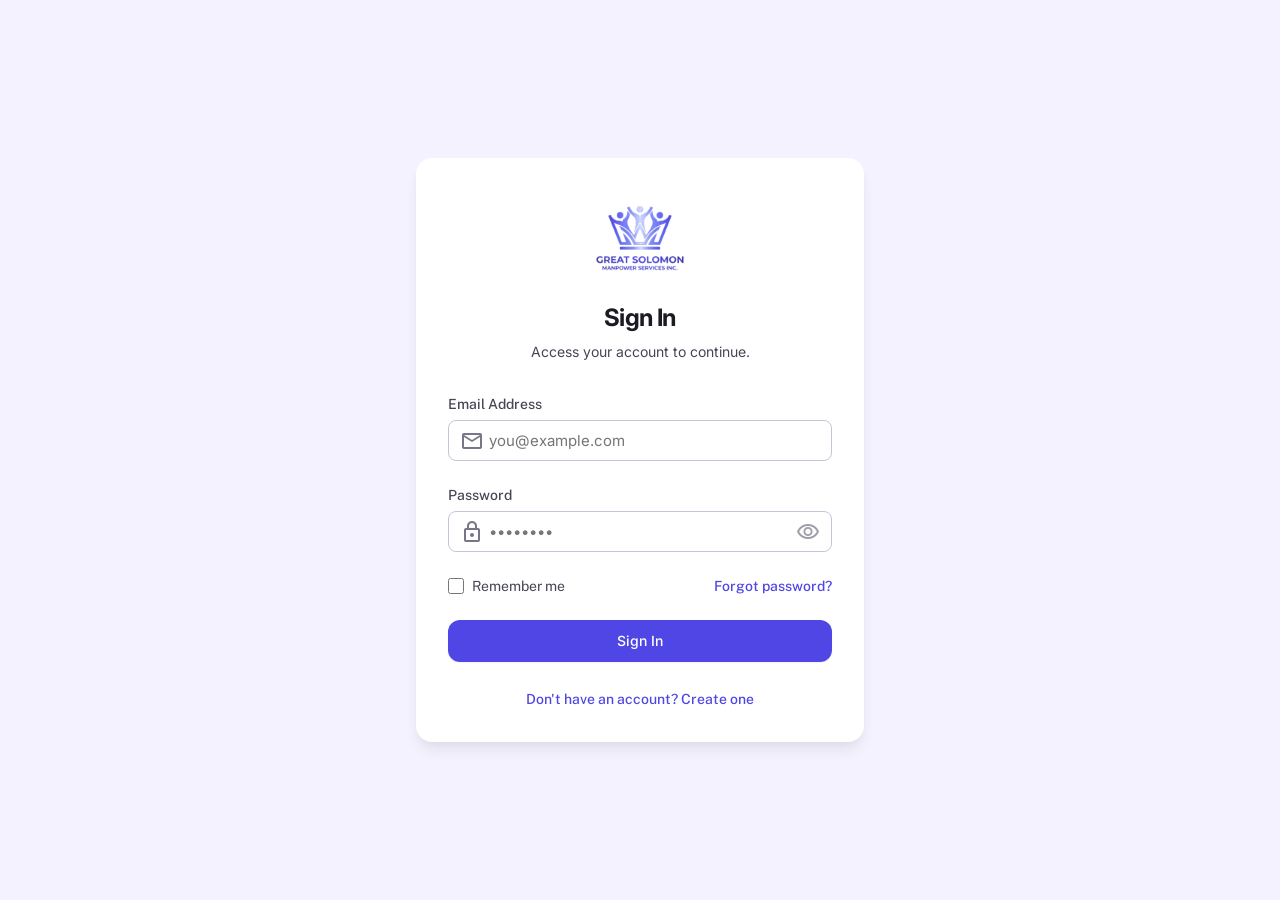
<file: index.html>
<!DOCTYPE html>

<html class="light" lang="en"><head>
<link href="app.css" rel="stylesheet"/>
<script src="app.js" defer></script>
<meta charset="utf-8"/>
<meta content="width=device-width, initial-scale=1.0" name="viewport"/>
<title>Authentication Card Prototype</title>
<link href="https://fonts.googleapis.com/css2?family=Inter:wght@400;500;600;700;900&amp;family=Public+Sans:wght@400;500;600&amp;display=swap" rel="stylesheet"/>
<link href="https://fonts.googleapis.com/css2?family=Material+Symbols+Outlined:wght,FILL@100..700,0..1&amp;display=swap" rel="stylesheet"/>
<link href="https://fonts.googleapis.com/css2?family=Material+Symbols+Outlined:wght,FILL@100..700,0..1&amp;display=swap" rel="stylesheet"/>
<style>
        body { font-family: 'Inter', sans-serif; }
        .label-text { font-family: 'Public Sans', sans-serif; }
    </style>
</head>
<body class="bg-surface-container-low min-h-screen flex items-center justify-center p-4">
<!-- Authentication Card -->
<div class="w-full max-w-md bg-surface-container-lowest rounded-xl shadow-lg p-8">
<!-- Header -->
<div class="mb-8 text-center">
<div class="flex justify-center mb-4">
    <img src="img/logo.png" alt="Supply Chain Logo" class="w-24 h-24 rounded-xl object-cover"/>
</div>
<h1 class="text-2xl font-headline font-bold text-on-surface">Sign In</h1>
<p class="text-on-surface-variant font-body text-sm mt-2">Access your account to continue.</p>
</div>
<!-- Form -->
<form class="space-y-6" id="login-form">
<!-- Email Field -->
<div>
<label class="block label-text text-sm font-medium text-on-surface-variant mb-1.5" for="email">Email Address</label>
<div class="relative">
<div class="absolute inset-y-0 left-0 pl-3 flex items-center pointer-events-none text-outline">
<span class="material-symbols-outlined text-xl" data-icon="mail">mail</span>
</div>
<input class="block w-full pl-10 pr-3 py-2.5 border border-outline-variant rounded-lg bg-surface-container-lowest text-on-surface placeholder-on-surface-variant/50 focus:ring-2 focus:ring-primary focus:border-primary transition-colors sm:text-sm" id="email" name="email" placeholder="you@example.com" required="" type="email"/>
</div>
</div>
<!-- Password Field -->
<div>
<label class="block label-text text-sm font-medium text-on-surface-variant mb-1.5" for="password">Password</label>
<div class="relative">
<div class="absolute inset-y-0 left-0 pl-3 flex items-center pointer-events-none text-outline">
<span class="material-symbols-outlined text-xl" data-icon="lock">lock</span>
</div>
<input class="block w-full pl-10 pr-10 py-2.5 border border-outline-variant rounded-lg bg-surface-container-lowest text-on-surface placeholder-on-surface-variant/50 focus:ring-2 focus:ring-primary focus:border-primary transition-colors sm:text-sm" id="password" name="password" placeholder="&#8226;&#8226;&#8226;&#8226;&#8226;&#8226;&#8226;&#8226;" required="" type="password"/>
<button class="absolute inset-y-0 right-0 pr-3 flex items-center text-outline hover:text-on-surface transition-colors password-field-toggle z-10" type="button" aria-label="Toggle password visibility" title="Toggle password visibility">
<span class="material-symbols-outlined text-xl" data-icon="visibility" id="visibility-icon">visibility</span>
</button>
</div>
</div>
<!-- Options Row -->
<div class="flex items-center justify-between">
<div class="flex items-center">
<input class="h-4 w-4 text-primary focus:ring-primary border-outline-variant rounded bg-surface-container-lowest" id="remember-me" name="remember-me" type="checkbox"/>
<label class="ml-2 block text-sm text-on-surface-variant label-text" for="remember-me">
                        Remember me
                    </label>
</div>
<div class="text-sm">
<a class="font-medium text-primary hover:text-primary-container transition-colors label-text" href="forgotpass.html" id="forgot-password-link">
                        Forgot password?
                    </a>
</div>
</div>
<!-- Submit Button -->
<div>
<button class="w-full flex justify-center py-2.5 px-4 border border-transparent rounded-lg shadow-sm text-sm font-medium text-on-primary bg-primary hover:bg-primary-container focus:outline-none focus:ring-2 focus:ring-offset-2 focus:ring-primary transition-all active:scale-[0.98]" type="submit">
                    Sign In
                </button>
</div>

<div class="mt-6 text-center">
    <a class="text-sm font-medium text-primary hover:text-primary-container transition-colors label-text" href="register.html">
    Don't have an account? Create one
    </a>
    </div>
</form>
</div>

<script>
    document.addEventListener('DOMContentLoaded', () => {
        const BASE = window.APP_BASE_URL || '';

        const params = new URLSearchParams(window.location.search);
        const subsystem = params.get('subsystem');
        if (subsystem) {
            const forgotLink = document.getElementById('forgot-password-link');
            if (forgotLink) forgotLink.href = `forgotpass.html?subsystem=${encodeURIComponent(subsystem)}`;
        }

        const savedEmail = localStorage.getItem('remembered_email');
        if (savedEmail) {
            document.getElementById('email').value = savedEmail;
            document.getElementById('remember-me').checked = true;
        }

        const rememberCheckbox = document.getElementById('remember-me');
        if (rememberCheckbox) {
            rememberCheckbox.addEventListener('change', () => {
                if (!rememberCheckbox.checked) {
                    localStorage.removeItem('remembered_email');
                }
            });
        }

        (async () => {
            try {
                const sessionCheck = await fetch(`${BASE}/check_session.php`, {
                    method: 'GET',
                    credentials: 'same-origin'
                });
                if (sessionCheck.ok) {
                    try {
                        const sessionData = await sessionCheck.json();
                        if (sessionData && sessionData.logged_in) {
                            const target = subsystem
                                ? `dashboard.html?subsystem=${encodeURIComponent(subsystem)}`
                                : 'dashboard.html';
                            window.location.replace(target);
                        }
                    } catch (_) { /* ignore non-JSON responses */ }
                }
            } catch (e) {
                console.warn('Session check skipped:', e);
            }
        })();

        // Fetch CSRF token for login form
        let csrfToken = '';
        (async () => {
            try {
                const csrfResponse = await fetch(`${BASE}/csrf_token.php`, {
                    method: 'GET',
                    credentials: 'same-origin'
                });
                if (csrfResponse.ok) {
                    const csrfData = await csrfResponse.json();
                    csrfToken = csrfData.csrf_token || '';
                }
            } catch (e) {
                console.warn('CSRF token fetch failed:', e);
            }
        })();

        document.getElementById('login-form').addEventListener('submit', async (e) => {
            e.preventDefault();

            const emailEl = document.getElementById('email');
            const passwordEl = document.getElementById('password');
            const rememberMe = document.getElementById('remember-me').checked;
            const email = (emailEl.value || '').trim();
            const password = passwordEl.value;

            const submitBtn = document.getElementById('sign-in-button')
                || e.target.querySelector('button[type="submit"]')
                || e.target.querySelector('button:not([type])');

            const originalHTML = submitBtn ? submitBtn.innerHTML : null;
            let restored = false;
            const restoreBtn = () => {
                if (restored || !submitBtn) return;
                restored = true;
                submitBtn.disabled = false;
                submitBtn.style.opacity = '';
                submitBtn.style.pointerEvents = '';
                if (originalHTML !== null) submitBtn.innerHTML = originalHTML;
            };

            try {
                if (!email || !/^[^\s@]+@[^\s@]+\.[^\s@]+$/.test(email)) {
                    alert('Please enter a valid email address.');
                    if (emailEl) emailEl.focus();
                    return;
                }
                if (!password || password.length < 1) {
                    alert('Please enter your password.');
                    if (passwordEl) passwordEl.focus();
                    return;
                }

                if (submitBtn) {
                    submitBtn.disabled = true;
                    submitBtn.style.opacity = '0.8';
                    submitBtn.style.pointerEvents = 'none';
                    submitBtn.innerHTML = '<span>Signing in...</span>';
                }

                const response = await fetch(`${BASE}/login.php`, {
                    method: 'POST',
                    headers: { 'Content-Type': 'application/json' },
                    credentials: 'same-origin',
                    body: JSON.stringify({ email, password, remember_me: rememberMe, csrf_token: csrfToken }),
                });

                const contentType = response.headers.get('content-type') || '';
                let data = {};
                if (contentType.includes('application/json')) {
                    data = await response.json();
                } else {
                    const raw = await response.text();
                    const jsonStart = raw.indexOf('{');
                    const jsonEnd = raw.lastIndexOf('}');
                    if (jsonStart !== -1 && jsonEnd !== -1) {
                        try { data = JSON.parse(raw.slice(jsonStart, jsonEnd + 1)); }
                        catch (_) { data = { message: raw.slice(0, 160) }; }
                    } else {
                        data = { message: raw.slice(0, 160) };
                    }
                }

                if (response.ok) {
                    if (rememberMe) {
                        localStorage.setItem('remembered_email', email);
                    } else {
                        localStorage.removeItem('remembered_email');
                    }

                    const target = subsystem
                        ? `dashboard.html?subsystem=${encodeURIComponent(subsystem)}`
                        : (data.redirect || 'dashboard.html');
                    window.location.replace(target);
                    return;
                }

                alert(data.message || 'Invalid email or password.');
            } catch (error) {
                console.error('Login error:', error);
                const details = (error && error.message) ? `\n\nDetails: ${error.message}` : '';
                alert(`Unable to reach the server. Make sure XAMPP Apache and MySQL are running, then try again.${details}`);
            } finally {
                restoreBtn();
            }
        });
    });
</script>
</body></html>
</file>
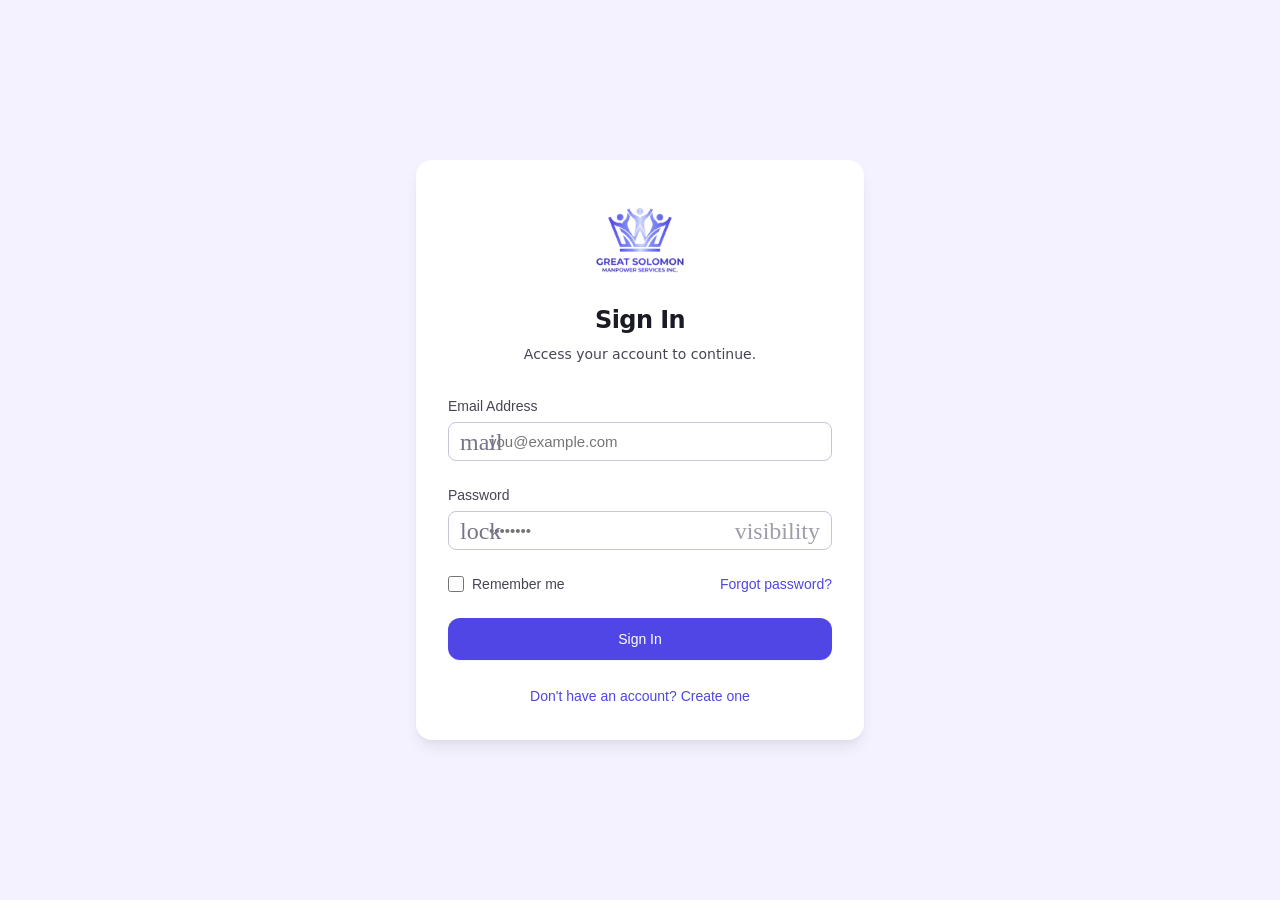
<file: dashboard.html>
<!DOCTYPE html>
<html lang="en">
<head>
<link href="app.css" rel="stylesheet"/>
<script src="subsystems.js" defer></script>
<script src="unified_sidebar.js" defer></script>
<script src="session-profile.js" defer></script>
<script src="app.js" defer></script>
<script src="dashboard.js" defer></script>
<meta charset="utf-8"/>
<meta content="width=device-width, initial-scale=1.0" name="viewport"/>
<title>Dashboard</title>
<link href="https://fonts.googleapis.com/css2?family=Material+Symbols+Outlined:wght,FILL@100..700,0..1&display=swap" rel="stylesheet"/>
<link href="https://fonts.googleapis.com/css2?family=Inter:wght@400;500;600;700;800;900&family=Public+Sans:wght@400;500;600;700&display=swap" rel="stylesheet"/>
</head>
<body class="bg-background text-on-background font-body h-screen flex flex-row overflow-hidden">
<div id="sidebar-backdrop" class="fixed top-16 bottom-0 left-0 right-0 md:inset-0 bg-gray-900/50 backdrop-blur-md z-40 hidden md:hidden transition-opacity duration-300 opacity-0"></div>
<!-- Unified Sidebar -->
<aside id="app-sidebar" class="sidebar w-72 bg-surface border-r border-outline-variant/30 flex flex-col shrink-0 transition-all duration-300 relative overflow-visible">
    <div id="sidebar-resize-handle" class="absolute right-0 top-0 bottom-0 w-1 cursor-col-resize hover:bg-primary/20 z-40"></div>
    <nav class="flex-1 flex flex-col overflow-y-auto overflow-x-hidden">
        <div class="sidebar-brand-section">
            <div class="sidebar-brand-card">
                <div class="sidebar-brand-icon w-14 h-14 rounded-xl flex items-center justify-center shrink-0 overflow-hidden">
                    <img src="img/logo.png" alt="Supply Chain Logo" class="w-full h-full object-cover"/>
                </div>

                <div class="sidebar-brand-title" id="sidebar-brand-title">
                    Supply Chain Management System
                </div>

                <div class="sidebar-brand-subtitle" id="sidebar-brand-category">
                    Logistics & Inventory Operations
                </div>
            </div>
        </div>

        <!-- Dashboard Link -->
        <a id="sidebar-dashboard-link" class="sidebar-main-link flex items-center gap-3 px-3 py-2 rounded-xl text-slate-700 hover:bg-slate-100 font-medium text-xs transition bg-indigo-50 text-indigo-700 font-semibold" href="dashboard.html?subsystem=supply-chain">
            <span class="material-symbols-outlined text-indigo-600 text-[18px]">dashboard</span>
            <span>Dashboard</span>
        </a>

        <!-- Module Navigation Container -->
        <div id="sidebar-subsystem-nav-panel" class="sidebar-subsystem-nav-panel">
            <nav id="sidebar-subsystem-modules-nav" class="sidebar-subsystem-modules"></nav>
        </div>
    </nav>
</aside>
<!-- Main Content Wrapper -->
<div class="flex-1 flex flex-col h-full overflow-hidden relative">
<!-- TopNavBar (Adapted from JSON) -->
<header class="bg-surface/80 backdrop-blur-md shadow-sm border-b border-outline-variant/30 flex justify-between items-center h-16 px-6 w-full z-30 shrink-0">
<div class="flex items-center gap-3">
<!-- Small Logo and Separator (Responsive across all screen sizes) -->
<img src="img/logo.png" alt="Supply Chain Logo" class="w-10 h-10 rounded-lg object-cover shrink-0">
<span class="text-outline-variant font-light select-none">|</span>
<!-- Responsive Sidebar Toggle Button -->
<button id="desktop-sidebar-toggle" type="button" class="flex items-center justify-center p-2 rounded-xl text-on-surface-variant hover:text-on-surface hover:bg-surface-container-low focus:outline-none transition border border-outline-variant/30 shrink-0 min-w-[2.5rem] min-h-[2.5rem]" title="Close Sidebar">
<span class="material-symbols-outlined text-xl" id="sidebar-toggle-icon">menu_open</span>
</button>
</div>

<!-- Right Side: Profile Dropdown -->
<div class="relative flex items-center gap-2">
  <button type="button" class="p-2 rounded-full hover:bg-surface-container-low transition-colors focus:outline-none border border-transparent hover:border-outline-variant/30 cursor-pointer" title="Notifications">
    <span class="material-symbols-outlined text-on-surface-variant text-xl">notifications</span>
  </button>
  <button id="profile-dropdown-toggle" type="button" class="flex items-center gap-3 p-1.5 rounded-full hover:bg-surface-container-low transition-colors focus:outline-none border border-transparent hover:border-outline-variant/30 cursor-pointer" aria-expanded="false" title="Account Menu">
    <div class="w-9 h-9 rounded-full bg-primary-container/30 border border-primary/20 flex items-center justify-center text-primary font-bold text-sm shadow-2xs shrink-0 overflow-hidden">
      <img src="img/profile.jpg" alt="User profile" class="w-full h-full object-cover" onerror="this.style.display='none'; this.nextElementSibling.style.display='flex';" />
      <span style="display:none;" class="w-full h-full items-center justify-center">FJ</span>
    </div>
  </button>

<span class="material-symbols-outlined text-on-surface-variant text-sm hidden sm:inline-block">expand_more</span>
</button>

<!-- Profile Dropdown Menu Container -->
<div id="profile-dropdown-menu" class="absolute right-0 top-14 w-60 bg-surface rounded-2xl shadow-xl border border-outline-variant/30 py-2 z-50 transition-all duration-200 hidden opacity-0 scale-95 origin-top-right">
<div class="px-4 py-3 border-b border-outline-variant/20 md:hidden">
<p class="text-sm font-semibold text-on-surface">Admin User</p>
<p class="text-xs text-on-surface-variant truncate">admin@example.com</p>
</div>
<div class="px-4 py-2 hidden md:block">
<p class="text-xs font-medium text-on-surface-variant uppercase tracking-wider">Account</p>
</div>
<a href="#" class="flex items-center gap-3 px-4 py-2.5 text-sm text-on-surface hover:bg-surface-container-low hover:text-primary transition-colors">
<span class="material-symbols-outlined text-lg text-on-surface-variant">person</span>
<span class="font-medium">My Profile</span>
</a>
<a href="#" class="flex items-center gap-3 px-4 py-2.5 text-sm text-on-surface hover:bg-surface-container-low hover:text-primary transition-colors">
<span class="material-symbols-outlined text-lg text-on-surface-variant">manage_accounts</span>
<span class="font-medium">Settings</span>
</a>
<a href="#" class="flex items-center gap-3 px-4 py-2.5 text-sm text-on-surface hover:bg-surface-container-low hover:text-primary transition-colors">
<span class="material-symbols-outlined text-lg text-on-surface-variant">notifications</span>
<span class="font-medium">Notifications</span>
</a>
<div class="my-1 border-t border-outline-variant/20"></div>
<a href="#" onclick="openDashboardModal('dash-logout-modal'); return false;" class="flex items-center gap-3 px-4 py-2.5 text-sm text-red-600 hover:bg-red-50 transition-colors font-medium cursor-pointer">
<span class="material-symbols-outlined text-lg">logout</span>
<span>Log Out</span>
</a>
</div>
</div>
</header>
<!-- Main Scrollable Area -->
<main class="flex-1 overflow-y-auto bg-surface-container-lowest p-6 md:p-8">
<div class="max-w-7xl mx-auto space-y-8">
<div class="flex flex-col gap-6">
    <!-- Enterprise Dynamic Breadcrumb Standard Bar (Multi-Module Compatible) -->
    <div class="bg-surface-container-lowest rounded-xl sm:rounded-2xl border border-outline-variant/60 shadow-sm p-4 sm:px-6 sm:py-4.5 flex flex-col md:flex-row md:items-center justify-between gap-4 w-full max-w-full">
        <nav aria-label="Breadcrumb" class="flex flex-wrap items-center gap-2 sm:gap-3 min-w-0">
            <!-- Active Synchronized View -->
            <div class="inline-flex items-center gap-2 px-3.5 py-2 rounded-xl bg-primary/10 text-primary text-xs sm:text-sm font-bold border border-primary/20 shadow-2xs">
                <span class="material-symbols-outlined text-[20px] fill">dashboard</span>
                <span>Dashboard</span>
                <span class="h-2 w-2 rounded-full bg-emerald-500 animate-pulse" title="Live Synchronized View"></span>
            </div>
        </nav>
    </div>
    <div class="flex flex-col sm:flex-row sm:items-center justify-between gap-4 w-full">
        <div>
            <h1 class="text-3xl font-headline font-bold text-on-surface" id="dashboard-heading">Welcome back, Admin</h1>
            <p class="text-on-surface-variant text-sm mt-2" id="dashboard-copy">Here’s what’s happening in Financial Management today.</p>
        </div>
        <div class="flex flex-wrap items-center justify-start sm:justify-end gap-3 shrink-0">
            <div class="relative">
                <select id="time-range-selector" class="appearance-none bg-surface border border-outline-variant/50 rounded-xl px-4 py-2 pr-8 text-sm font-medium text-on-surface hover:border-outline-variant focus:outline-none focus:border-primary cursor-pointer">
                    <option value="7">Last 7 days</option>
                    <option value="30" selected>Last 30 days</option>
                    <option value="90">This Quarter</option>
                    <option value="365">This Year</option>
                </select>
                <span class="material-symbols-outlined absolute right-2 top-1/2 -translate-y-1/2 text-on-surface-variant pointer-events-none text-sm">calendar_today</span>
            </div>
            <button id="export-report" class="btn-secondary dashboard-action-button m-0">
                <span class="material-symbols-outlined">file_download</span>
                Export Report
            </button>
            <button id="new-transaction" class="btn-primary dashboard-action-button m-0">
                <span class="material-symbols-outlined">add</span>
                New Transaction
            </button>
        </div>
    </div>
</div>
<!-- Critical Alerts Section -->
<div id="dashboard-critical-alerts" class="hidden"></div>
<!-- Stat Cards Grid -->
<div id="dashboard-stats-grid" class="grid grid-cols-1 sm:grid-cols-2 lg:grid-cols-4 gap-6"></div>

<!-- Inventory Overview Section -->
<div class="bg-white rounded-xl shadow-sm border border-slate-200 overflow-hidden">
    <div class="px-6 py-4 border-b border-slate-200 flex justify-between items-center">
        <h2 class="text-sm font-bold text-slate-900">Inventory Overview</h2>
        <a href="inventory_dashboard.php" class="text-xs font-semibold text-primary hover:text-primary-container transition-colors flex items-center gap-1">
            View Full Dashboard <span class="material-symbols-outlined text-sm">arrow_forward</span>
        </a>
    </div>
    <div class="p-6">
        <div class="grid grid-cols-1 md:grid-cols-3 gap-4">
            <div class="bg-slate-50 rounded-lg p-4 border border-slate-100">
                <div class="flex items-center justify-between">
                    <div>
                        <p class="text-xs text-slate-500 font-medium">Total Products</p>
                        <p class="text-2xl font-bold text-slate-900 mt-1">—</p>
                    </div>
                    <div class="w-10 h-10 rounded-full bg-blue-100 flex items-center justify-center">
                        <span class="material-symbols-outlined text-blue-600">inventory</span>
                    </div>
                </div>
            </div>
            <div class="bg-slate-50 rounded-lg p-4 border border-slate-100">
                <div class="flex items-center justify-between">
                    <div>
                        <p class="text-xs text-slate-500 font-medium">Total Quantity</p>
                        <p class="text-2xl font-bold text-slate-900 mt-1">—</p>
                    </div>
                    <div class="w-10 h-10 rounded-full bg-emerald-100 flex items-center justify-center">
                        <span class="material-symbols-outlined text-emerald-600">stacks</span>
                    </div>
                </div>
            </div>
            <div class="bg-slate-50 rounded-lg p-4 border border-slate-100">
                <div class="flex items-center justify-between">
                    <div>
                        <p class="text-xs text-slate-500 font-medium">Total Value</p>
                        <p class="text-2xl font-bold text-slate-900 mt-1">—</p>
                    </div>
                    <div class="w-10 h-10 rounded-full bg-purple-100 flex items-center justify-center">
                        <span class="material-symbols-outlined text-purple-600">payments</span>
                    </div>
                </div>
            </div>
        </div>
        <div class="mt-4 flex gap-3">
            <a href="inventory.php" class="flex-1 text-center px-4 py-2 bg-primary text-white rounded-lg text-xs font-semibold hover:bg-primary/90 transition shadow-sm">
                Manage Inventory
            </a>
            <a href="warehouse.php" class="flex-1 text-center px-4 py-2 bg-indigo-600 text-white rounded-lg text-xs font-semibold hover:bg-indigo-700 transition shadow-sm">
                Warehouse Zones
            </a>
        </div>
    </div>
</div>
<div id="dashboard-charts" class="grid grid-cols-1 lg:grid-cols-[1.8fr_1fr] gap-6">
    <div id="dashboard-chart-overview" class="dashboard-card bg-white shadow-sm border border-slate-200"></div>
    <div id="dashboard-chart-breakdown" class="dashboard-card bg-white shadow-sm border border-slate-200"></div>
</div>
<div class="grid grid-cols-1 xl:grid-cols-[2.5fr_1fr] gap-6">
    <div class="bg-white rounded-[1.75rem] shadow-sm border border-slate-200 overflow-hidden">
        <div class="px-6 py-4 border-b border-outline-variant/30 flex flex-col sm:flex-row sm:items-center justify-between gap-4">
            <h2 class="text-lg font-headline font-semibold text-on-surface">Recent Activity</h2>
            <div class="flex items-center gap-2">
                <div class="flex gap-1 bg-surface-container-low rounded-lg p-1">
                    <button class="activity-filter-btn active px-3 py-1.5 rounded-md text-xs font-medium transition-colors" data-filter="all">All</button>
                    <button class="activity-filter-btn px-3 py-1.5 rounded-md text-xs font-medium transition-colors" data-filter="Shipments">Shipments</button>
                    <button class="activity-filter-btn px-3 py-1.5 rounded-md text-xs font-medium transition-colors" data-filter="Inventory">Inventory</button>
                    <button class="activity-filter-btn px-3 py-1.5 rounded-md text-xs font-medium transition-colors" data-filter="Vendors">Vendors</button>
                </div>
                <button class="text-sm font-medium text-primary hover:text-on-primary-fixed-variant transition-colors flex items-center gap-1">
                    View All <span class="material-symbols-outlined text-sm">arrow_forward</span>
                </button>
            </div>
        </div>
        <div class="overflow-x-auto">
            <table class="w-full text-left border-collapse">
                <thead>
                    <tr class="bg-surface-container-low/50">
                        <th class="px-6 py-3 text-xs font-semibold text-on-surface-variant uppercase tracking-wider border-b border-outline-variant/30 cursor-pointer hover:bg-surface-container-low transition-colors group">
                            <div class="flex items-center justify-between gap-2.5 whitespace-nowrap"><span>Activity</span> <span class="material-symbols-outlined text-[15px] shrink-0 ml-1.5 opacity-0 group-hover:opacity-100 transition-opacity">arrow_downward</span></div>
                        </th>
                        <th class="px-6 py-3 text-xs font-semibold text-on-surface-variant uppercase tracking-wider border-b border-outline-variant/30 cursor-pointer hover:bg-surface-container-low transition-colors group">
                            <div class="flex items-center justify-between gap-2.5 whitespace-nowrap"><span>Status</span> <span class="material-symbols-outlined text-[15px] shrink-0 ml-1.5 opacity-0 group-hover:opacity-100 transition-opacity">arrow_downward</span></div>
                        </th>
                        <th class="px-6 py-3 text-xs font-semibold text-on-surface-variant uppercase tracking-wider border-b border-outline-variant/30 cursor-pointer hover:bg-surface-container-low transition-colors group">
                            <div class="flex items-center justify-between gap-2.5 whitespace-nowrap"><span>Time</span> <span class="material-symbols-outlined text-[15px] shrink-0 ml-1.5 opacity-0 group-hover:opacity-100 transition-opacity">arrow_downward</span></div>
                        </th>
                        <th class="px-6 py-3 text-xs font-semibold text-on-surface-variant uppercase tracking-wider border-b border-outline-variant/30">Action</th>
                    </tr>
                </thead>
                <tbody id="dashboard-activity-tbody" class="divide-y divide-outline-variant/20"></tbody>
            </table>
        </div>
        <div class="px-6 py-4 border-t border-outline-variant/30 flex items-center justify-between bg-surface-container-low/30">
            <p class="text-sm text-on-surface-variant">Showing <span class="font-medium">1</span> to <span class="font-medium">3</span> of <span class="font-medium">45</span> results</p>
            <div class="flex gap-2">
                <button class="px-3 py-1 rounded border border-outline-variant/50 text-sm font-medium text-on-surface-variant hover:bg-surface-variant transition-colors disabled:opacity-50">Previous</button>
                <button class="px-3 py-1 rounded border border-outline-variant/50 text-sm font-medium text-on-surface-variant hover:bg-surface-variant transition-colors">Next</button>
            </div>
        </div>
    </div>
    <div id="dashboard-quick-actions" class="bg-surface rounded-xl shadow-sm border border-outline-variant/30 p-6">
        <div class="flex items-center justify-between mb-4">
            <h2 class="text-lg font-headline font-semibold text-on-surface">Quick Actions</h2>
        </div>
        <div id="dashboard-quick-actions-list" class="space-y-3"></div>
    </div>
</div>
</div>
<!-- Footer from JSON -->
<footer class="mt-12 w-full py-8 border-t border-outline-variant/30 flex flex-col md:flex-row justify-between items-center gap-4 text-label-sm">
<div class="flex items-center gap-2">
<span class="text-lg font-headline font-bold text-on-surface">Dashboard</span>
<span class="text-on-surface-variant">© 2026 Dashboard Application. All rights reserved.</span>
</div>
<div class="flex gap-4">
<a class="text-on-surface-variant hover:underline hover:text-primary transition-colors" href="#">Privacy Policy</a>
<a class="text-on-surface-variant hover:underline hover:text-primary transition-colors" href="#">Terms of Service</a>
<a class="text-on-surface-variant hover:underline hover:text-primary transition-colors" href="#">Github</a>
<a class="text-on-surface-variant hover:underline hover:text-primary transition-colors" href="#">Support</a>
</div>
</footer>
</main>
</div>

<!-- Dashboard Confirmation Modals -->
<div id="dash-delete-modal" class="fixed inset-0 z-50 flex items-center justify-center p-4 bg-gray-900/60 backdrop-blur-sm hidden opacity-0 transition-opacity duration-200" onclick="if(event.target.id==='dash-delete-modal') closeDashboardModal('dash-delete-modal')">
<div class="bg-surface rounded-3xl max-w-md w-full p-6 md:p-7 shadow-2xl border border-outline-variant/30 relative transform scale-95 transition-transform duration-200" onclick="event.stopPropagation()">
<button type="button" onclick="closeDashboardModal('dash-delete-modal')" class="absolute top-5 right-5 p-1.5 rounded-full text-on-surface-variant hover:text-on-surface hover:bg-surface-container-low transition-colors" title="Close modal">
<span class="material-symbols-outlined text-xl">close</span>
</button>
<div class="flex items-center gap-3 mb-5">
<div class="w-12 h-12 rounded-2xl bg-red-100 border border-red-200 flex items-center justify-center text-red-600 shrink-0">
<span class="material-symbols-outlined text-2xl">delete_forever</span>
</div>
<div>
<h3 class="text-lg font-headline font-bold text-on-surface">Delete User Record</h3>
<p class="text-xs text-on-surface-variant">Permanent action &bull; Revoke access</p>
</div>
</div>
<p class="text-sm text-on-surface leading-relaxed mb-6">
Are you sure you want to delete the account for <strong id="delete-target-name" class="font-semibold text-red-600">Sarah Jenkins</strong>? All historical logs and permissions will be purged.
</p>
<div class="flex justify-end gap-3 pt-4 border-t border-outline-variant/20">
<button type="button" onclick="closeDashboardModal('dash-delete-modal')" class="px-4 py-2 rounded-xl border border-outline-variant/50 text-on-surface font-medium text-sm hover:bg-surface-container-low transition-colors cursor-pointer">
Cancel
</button>
<button type="button" onclick="confirmDashboardAction('dash-delete-modal', 'User record deleted successfully!')" class="flex items-center gap-1.5 px-5 py-2 rounded-xl bg-red-600 hover:bg-red-700 text-white font-semibold text-sm shadow-md shadow-red-600/20 transition-all cursor-pointer">
<span class="material-symbols-outlined text-base">delete</span>
<span>Delete Permanently</span>
</button>
</div>
</div>
</div>

<div id="dash-logout-modal" class="fixed inset-0 z-50 flex items-center justify-center p-4 bg-gray-900/60 backdrop-blur-sm hidden opacity-0 transition-opacity duration-200" onclick="if(event.target.id==='dash-logout-modal') closeDashboardModal('dash-logout-modal')">
<div class="bg-surface rounded-3xl max-w-sm w-full p-6 shadow-2xl border border-outline-variant/30 relative transform scale-95 transition-transform duration-200 text-center" onclick="event.stopPropagation()">
<button type="button" onclick="closeDashboardModal('dash-logout-modal')" class="absolute top-4 right-4 p-1.5 rounded-full text-on-surface-variant hover:text-on-surface hover:bg-surface-container-low transition-colors" title="Close modal">
<span class="material-symbols-outlined text-xl">close</span>
</button>
<div class="w-14 h-14 shrink-0 rounded-full bg-surface-container-high border border-outline-variant/40 flex items-center justify-center text-on-surface mx-auto mb-4">
<span class="material-symbols-outlined text-3xl text-on-surface-variant">logout</span>
</div>
<h3 class="text-xl font-headline font-bold text-on-surface mb-2">Sign Out of Session?</h3>
<p class="text-sm text-on-surface-variant leading-relaxed mb-6">
Are you sure you want to log out of your current administration session?
</p>
<div class="flex gap-3">
<button type="button" onclick="closeDashboardModal('dash-logout-modal')" class="flex-1 px-4 py-2.5 rounded-xl border border-outline-variant/50 text-on-surface font-medium text-sm hover:bg-surface-container-low transition-colors cursor-pointer">
Cancel
</button>
<button type="button" onclick="performLogout()" class="flex-1 px-4 py-2.5 rounded-xl bg-red-600 hover:bg-red-700 text-white font-semibold text-sm shadow-md shadow-red-600/20 transition-all cursor-pointer">
    Sign Out
    </button>
</div>
</div>
</div>

<div id="dash-quick-action-modal" class="fixed inset-0 z-50 flex items-center justify-center p-4 bg-gray-900/60 backdrop-blur-sm hidden opacity-0 transition-opacity duration-200" onclick="if(event.target.id==='dash-quick-action-modal') closeDashboardModal('dash-quick-action-modal')">
<div class="bg-surface rounded-3xl max-w-md w-full p-6 shadow-2xl border border-outline-variant/30 relative transform scale-95 transition-transform duration-200" onclick="event.stopPropagation()">
<button type="button" onclick="closeDashboardModal('dash-quick-action-modal')" class="absolute top-4 right-4 p-1.5 rounded-full text-on-surface-variant hover:text-on-surface hover:bg-surface-container-low transition-colors" title="Close modal">
<span class="material-symbols-outlined text-xl">close</span>
</button>
<div class="flex items-center gap-3 mb-5">
<div class="w-12 h-12 rounded-2xl bg-primary/10 border border-primary/20 flex items-center justify-center text-primary shrink-0">
<span class="material-symbols-outlined text-2xl" id="quick-action-modal-icon">bolt</span>
</div>
<div>
<h3 class="text-lg font-headline font-bold text-on-surface" id="quick-action-modal-title">Quick Action</h3>
<p class="text-xs text-on-surface-variant">Complete the form below</p>
</div>
</div>
<div id="quick-action-modal-content" class="space-y-4 mb-6"></div>
<div class="flex justify-end gap-3 pt-4 border-t border-outline-variant/20">
<button type="button" onclick="closeDashboardModal('dash-quick-action-modal')" class="px-4 py-2 rounded-xl border border-outline-variant/50 text-on-surface font-medium text-sm hover:bg-surface-container-low transition-colors cursor-pointer">
Cancel
</button>
<button type="button" onclick="submitQuickAction()" class="flex items-center gap-1.5 px-5 py-2 rounded-xl bg-primary hover:bg-primary/90 text-white font-semibold text-sm shadow-md shadow-primary/20 transition-all cursor-pointer">
<span class="material-symbols-outlined text-base">check</span>
<span>Submit</span>
</button>
</div>
</div>
</div>

<div id="dash-toast-container" class="fixed bottom-6 right-6 z-50 flex flex-col gap-2 pointer-events-none"></div>

<script>
    function openDashboardModal(modalId, targetName) {
        if (targetName && document.getElementById('delete-target-name')) {
            document.getElementById('delete-target-name').textContent = targetName;
        }
        const modal = document.getElementById(modalId);
        if (!modal) return;
        modal.classList.remove('hidden');
        void modal.offsetWidth;
        modal.classList.remove('opacity-0');
        modal.classList.add('opacity-100');
        const box = modal.firstElementChild;
        if (box) {
            box.classList.remove('scale-95');
            box.classList.add('scale-100');
        }
        document.body.style.overflow = 'hidden';
    }
    
    function closeDashboardModal(modalId) {
        const modal = document.getElementById(modalId);
        if (!modal) return;
        modal.classList.remove('opacity-100');
        modal.classList.add('opacity-0');
        const box = modal.firstElementChild;
        if (box) {
            box.classList.remove('scale-100');
            box.classList.add('scale-95');
        }
        setTimeout(() => {
            modal.classList.add('hidden');
            document.body.style.overflow = '';
        }, 200);
    }
    
    function confirmDashboardAction(modalId, toastMessage) {
        closeDashboardModal(modalId);
        const container = document.getElementById('dash-toast-container');
        if (!container) return;
        const toast = document.createElement('div');
        toast.className = 'bg-surface text-on-surface px-5 py-3.5 rounded-2xl shadow-xl border border-outline-variant/40 flex items-center gap-3 transform translate-y-4 opacity-0 transition-all duration-300 pointer-events-auto';
        toast.innerHTML = `
            <div class="w-7 h-7 rounded-full bg-green-100 text-green-700 flex items-center justify-center shrink-0">
                <span class="material-symbols-outlined text-sm font-bold">check</span>
            </div>
            <span class="text-sm font-medium">${toastMessage}</span>
        `;
        container.appendChild(toast);
        void toast.offsetWidth;
        toast.classList.remove('translate-y-4', 'opacity-0');
        setTimeout(() => {
            toast.classList.add('translate-y-4', 'opacity-0');
            setTimeout(() => toast.remove(), 300);
        }, 3500);
    }
    
    async function performLogout() {
        const BASE = window.APP_BASE_URL || '';
        closeDashboardModal('dash-logout-modal');
        try {
            await fetch(`${BASE}/logout.php`, {
                method: 'POST',
                credentials: 'same-origin'
            });
        } catch (e) {
            console.warn('Logout server call skipped:', e);
        }
        localStorage.removeItem('authToken');
        sessionStorage.clear();

        const container = document.getElementById('dash-toast-container');
        if (container) {
            const toast = document.createElement('div');
            toast.className = 'bg-surface text-on-surface px-5 py-3.5 rounded-2xl shadow-xl border border-outline-variant/40 flex items-center gap-3 transform translate-y-4 opacity-0 transition-all duration-300 pointer-events-auto';
            toast.innerHTML = `
                <div class="w-7 h-7 rounded-full bg-green-100 text-green-700 flex items-center justify-center shrink-0">
                    <span class="material-symbols-outlined text-sm font-bold">check</span>
                </div>
                <span class="text-sm font-medium">Signed out successfully.</span>
            `;
            container.appendChild(toast);
            void toast.offsetWidth;
            toast.classList.remove('translate-y-4', 'opacity-0');
        }

        setTimeout(() => {
            window.location.replace('index.html');
        }, 600);
    }

    document.addEventListener('keydown', (e) => {
        if (e.key === 'Escape') {
            ['dash-delete-modal', 'dash-logout-modal'].forEach(id => {
                const modal = document.getElementById(id);
                if (modal && !modal.classList.contains('hidden')) {
                    closeDashboardModal(id);
                }
            });
        }
    });

    const actionIconMap = {
        'Approve purchase orders': 'task_alt',
        'Review supplier ratings': 'star',
        'Update inventory counts': 'inventory_2',
        'Track outstanding shipments': 'local_shipping'
    };

    function openQuickActionModal(action) {
        const modal = document.getElementById('dash-quick-action-modal');
        const titleEl = document.getElementById('quick-action-modal-title');
        const iconEl = document.getElementById('quick-action-modal-icon');
        const contentEl = document.getElementById('quick-action-modal-content');

        if (!modal || !titleEl || !iconEl || !contentEl) return;

        titleEl.textContent = action;
        iconEl.textContent = actionIconMap[action] || 'bolt';

        const formFields = {
            'Approve purchase orders': `
                <div>
                    <label class="block text-sm font-medium text-on-surface mb-1">PO Number</label>
                    <input type="text" class="w-full px-3 py-2 rounded-lg border border-outline-variant/50 focus:outline-none focus:border-primary" placeholder="Enter PO number">
                </div>
                <div>
                    <label class="block text-sm font-medium text-on-surface mb-1">Supplier</label>
                    <input type="text" class="w-full px-3 py-2 rounded-lg border border-outline-variant/50 focus:outline-none focus:border-primary" placeholder="Enter supplier name">
                </div>
            `,
            'Review supplier ratings': `
                <div>
                    <label class="block text-sm font-medium text-on-surface mb-1">Supplier</label>
                    <select class="w-full px-3 py-2 rounded-lg border border-outline-variant/50 focus:outline-none focus:border-primary">
                        <option>Select supplier...</option>
                        <option>Supplier Alpha</option>
                        <option>Supplier Beta</option>
                        <option>Supplier Gamma</option>
                    </select>
                </div>
                <div>
                    <label class="block text-sm font-medium text-on-surface mb-1">Rating (1-5)</label>
                    <input type="number" min="1" max="5" class="w-full px-3 py-2 rounded-lg border border-outline-variant/50 focus:outline-none focus:border-primary" placeholder="5">
                </div>
            `,
            'Update inventory counts': `
                <div>
                    <label class="block text-sm font-medium text-on-surface mb-1">SKU / Item</label>
                    <input type="text" class="w-full px-3 py-2 rounded-lg border border-outline-variant/50 focus:outline-none focus:border-primary" placeholder="Enter SKU">
                </div>
                <div>
                    <label class="block text-sm font-medium text-on-surface mb-1">New Count</label>
                    <input type="number" class="w-full px-3 py-2 rounded-lg border border-outline-variant/50 focus:outline-none focus:border-primary" placeholder="Enter quantity">
                </div>
            `,
            'Track outstanding shipments': `
                <div>
                    <label class="block text-sm font-medium text-on-surface mb-1">Tracking Number</label>
                    <input type="text" class="w-full px-3 py-2 rounded-lg border border-outline-variant/50 focus:outline-none focus:border-primary" placeholder="Enter tracking number">
                </div>
            `
        };

        contentEl.innerHTML = formFields[action] || '<p class="text-sm text-on-surface-variant">No form fields configured for this action.</p>';

        openDashboardModal('dash-quick-action-modal');
    }

    function submitQuickAction() {
        closeDashboardModal('dash-quick-action-modal');
        confirmDashboardAction(null, 'Action submitted successfully!');
    }

    (async function ensureAuthenticated() {
        const BASE = window.APP_BASE_URL || '';
        try {
            const resp = await fetch(`${BASE}/check_session.php`, {
                method: 'GET',
                credentials: 'same-origin'
            });
            if (!resp.ok) {
                window.location.replace('index.html');
                return;
            }
            let data = {};
            const contentType = resp.headers.get('content-type') || '';
            if (contentType.includes('application/json')) {
                data = await resp.json();
            } else {
                const raw = await resp.text();
                const s = raw.indexOf('{');
                const en = raw.lastIndexOf('}');
                if (s !== -1 && en !== -1) {
                    try { data = JSON.parse(raw.slice(s, en + 1)); } catch (_) { /* ignore */ }
                }
            }
            if (!data || !data.logged_in) {
                window.location.replace('index.html');
                return;
            }
            applyUserToProfile(data);
        } catch (e) {
            console.warn('Auth check error:', e);
        }
    })();
    </script>
</body></html>
</file>
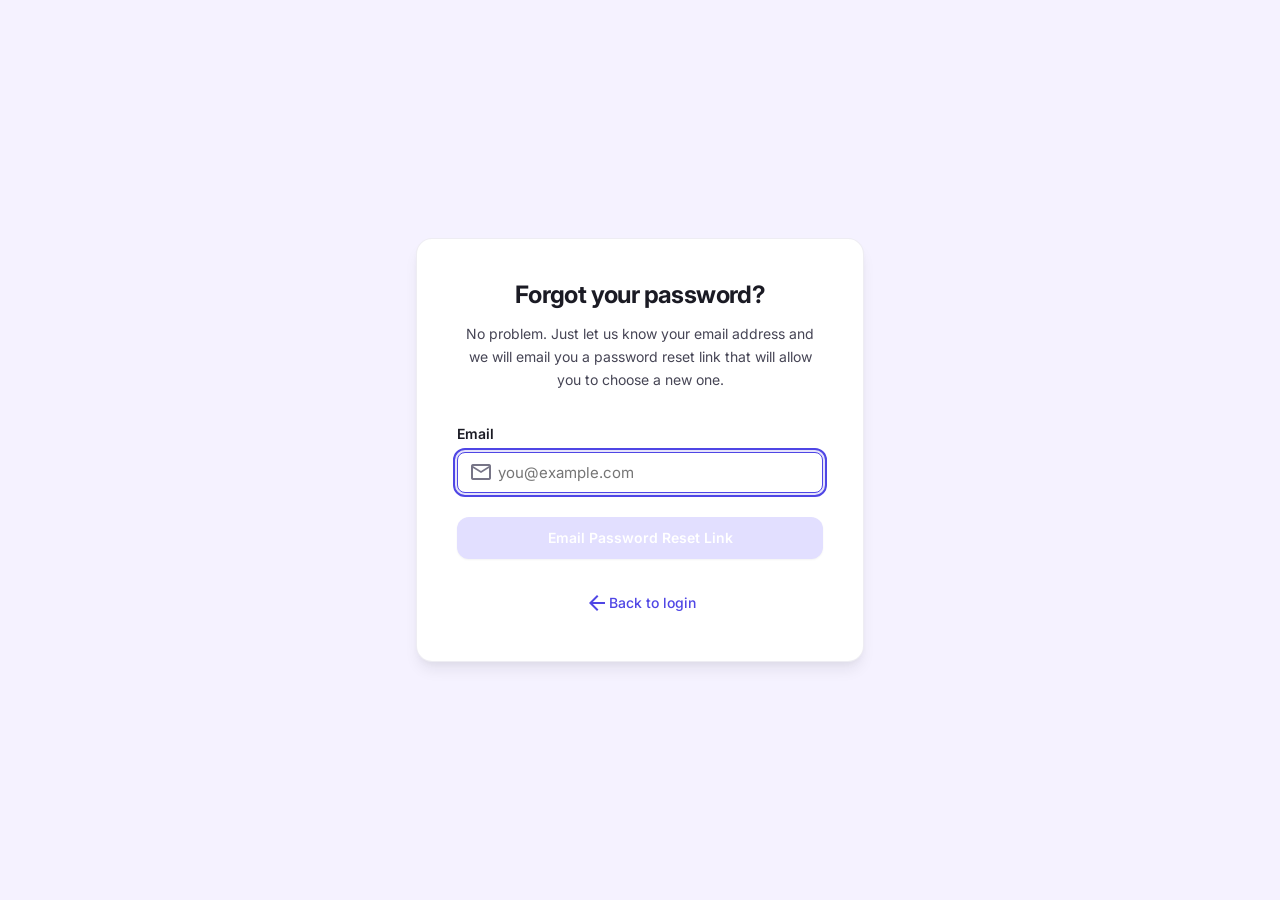
<file: forgotpass.html>
<!DOCTYPE html>

<html lang="en"><head>
<link href="app.css" rel="stylesheet"/>
<script src="app.js" defer></script>
<meta charset="utf-8"/>
<meta content="width=device-width, initial-scale=1.0" name="viewport"/>
<title>Forgot Password</title>
<link href="https://fonts.googleapis.com/css2?family=Inter:wght@400;500;600;700;800;900&amp;family=Public+Sans:wght@400;500;600;700&amp;family=Material+Symbols+Outlined:wght,FILL@100..700,0..1&amp;display=swap" rel="stylesheet"/>
<link href="https://fonts.googleapis.com/css2?family=Material+Symbols+Outlined:wght,FILL@100..700,0..1&amp;display=swap" rel="stylesheet"/>
<style>
        .material-symbols-outlined {
            font-variation-settings: 'FILL' 0, 'wght' 400, 'GRAD' 0, 'opsz' 24;
        }
    </style>
</head>
<body class="bg-surface-container-low min-h-screen flex items-center justify-center p-4 font-body text-on-surface antialiased">
<!-- Forgot Password Card -->
<main class="w-full max-w-md bg-surface-container-lowest rounded-xl shadow-lg border border-outline-variant/30 p-8 sm:p-10 transition-all duration-300 hover:shadow-xl">
<!-- Header -->
<div class="mb-8 text-center sm:text-left">
<h1 class="font-headline text-2xl font-bold tracking-tight text-on-surface mb-3">Forgot your password?</h1>
<p class="text-on-surface-variant text-sm leading-relaxed">
                No problem. Just let us know your email address and we will email you a password reset link that will allow you to choose a new one.
            </p>
</div>
<!-- Form -->
<form action="#" class="space-y-6" id="forgot-password-form" method="POST">
<!-- Email Input -->
<div class="space-y-2">
<label class="block font-label text-sm font-semibold text-on-surface" for="email">Email</label>
<div class="relative">
<div class="absolute inset-y-0 left-0 pl-3 flex items-center pointer-events-none">
<span class="material-symbols-outlined text-outline text-xl">mail</span>
</div>
<input autofocus="" class="block w-full pl-10 pr-3 py-2.5 border border-outline-variant rounded-lg bg-surface-bright text-on-surface placeholder:text-outline-variant focus:ring-2 focus:ring-primary-container focus:border-primary-container sm:text-sm transition-shadow duration-200" id="email" name="email" placeholder="you@example.com" required="" type="email"/>
</div>
</div>
<!-- Submit Button -->
<div>
<button class="w-full flex justify-center items-center py-2.5 px-4 border border-transparent rounded-lg shadow-sm text-sm font-semibold text-on-primary bg-primary-container hover:bg-primary focus:outline-none focus:ring-2 focus:ring-offset-2 focus:ring-primary-container transition-colors duration-200 active:scale-[0.98]" type="submit">
                    Email Password Reset Link
                </button>
</div>
</form>
<!-- Footer / Back Link -->
<div class="mt-8 text-center">
<a class="inline-flex items-center justify-center font-label text-sm font-medium text-primary hover:text-primary-container transition-colors duration-200 group" href="index.html" id="back-to-login-link">
    <span class="material-symbols-outlined text-lg mr-1 group-hover:-translate-x-1 transition-transform duration-200">arrow_back</span>
    Back to login
</a>
</div>
</main>
<script>
    document.addEventListener('DOMContentLoaded', () => {
        const BASE = window.APP_BASE_URL || '';

        const params = new URLSearchParams(window.location.search);
        const subsystem = params.get('subsystem');
        const backLink = document.getElementById('back-to-login-link');
        if (subsystem && backLink) {
            backLink.href = `index.html?subsystem=${encodeURIComponent(subsystem)}`;
        }

        document.getElementById('forgot-password-form').addEventListener('submit', async (e) => {
            e.preventDefault();

            const emailEl = document.getElementById('email');
            const email = (emailEl.value || '').trim();

            const submitBtn = document.getElementById('reset-link-button')
                || e.target.querySelector('button[type="submit"]')
                || e.target.querySelector('button:not([type])');
            const originalHTML = submitBtn ? submitBtn.innerHTML : null;
            let restored = false;
            const restoreBtn = () => {
                if (restored || !submitBtn) return;
                restored = true;
                submitBtn.disabled = false;
                submitBtn.style.opacity = '';
                submitBtn.style.pointerEvents = '';
                submitBtn.style.backgroundColor = '';
                submitBtn.style.borderColor = '';
                submitBtn.style.color = '';
                if (originalHTML !== null) submitBtn.innerHTML = originalHTML;
            };

            try {
                if (!email || !/^[^\s@]+@[^\s@]+\.[^\s@]+$/.test(email)) {
                    alert('Please enter a valid email address.');
                    if (emailEl) emailEl.focus();
                    return;
                }

                if (submitBtn) {
                    submitBtn.disabled = true;
                    submitBtn.style.opacity = '0.8';
                    submitBtn.style.pointerEvents = 'none';
                    submitBtn.innerHTML = '<span>Sending reset link...</span>';
                }

                const response = await fetch(`${BASE}/reset_info.php`, {
                    method: 'POST',
                    headers: { 'Content-Type': 'application/json' },
                    credentials: 'same-origin',
                    body: JSON.stringify({ email }),
                });

                const contentType = response.headers.get('content-type') || '';
                let data = {};
                if (contentType.includes('application/json')) {
                    data = await response.json();
                } else {
                    const raw = await response.text();
                    const s = raw.indexOf('{');
                    const en = raw.lastIndexOf('}');
                    if (s !== -1 && en !== -1) {
                        try { data = JSON.parse(raw.slice(s, en + 1)); }
                        catch (_) { data = { message: raw.slice(0, 180) }; }
                    } else {
                        data = { message: raw.slice(0, 180) };
                    }
                }

                if (response.ok) {
                    let message = data.message || 'If that email exists, a reset link has been generated.';
                    if (data.reset_url) {
                        const devMsg = `\n\n[Development] Reset link: ${data.reset_url}`;
                        try {
                            await navigator.clipboard.writeText(data.reset_url);
                            message += devMsg + '\n(Copied to clipboard)';
                        } catch (_) {
                            message += devMsg;
                        }
                    }
                    alert(message);
                    return;
                }

                alert(data.message || 'Failed to send reset link. Please try again.');
            } catch (error) {
                console.error('Error:', error);
                const details = (error && error.message) ? `\n\nDetails: ${error.message}` : '';
                alert(`Unable to reach the server. Make sure XAMPP Apache and MySQL are running, then try again.${details}`);
            } finally {
                restoreBtn();
            }
        });
    });
</script>
</body></html>
</file>
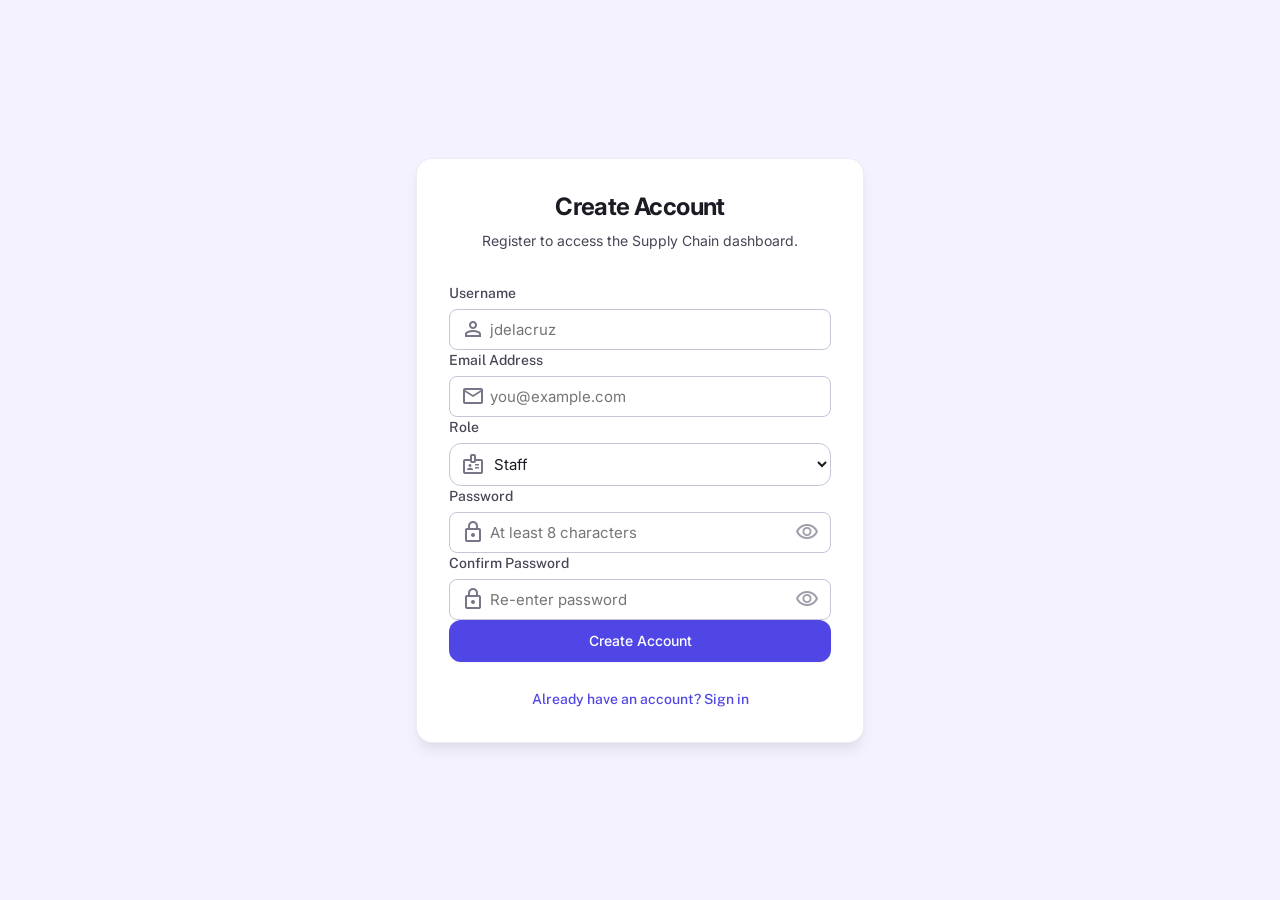
<file: register.html>
<!DOCTYPE html>
<html lang="en">
<head>
<link href="app.css" rel="stylesheet"/>
<script src="app.js" defer></script>
<meta charset="utf-8"/>
<meta content="width=device-width, initial-scale=1.0" name="viewport"/>
<title>Create Account</title>
<link href="https://fonts.googleapis.com/css2?family=Inter:wght@400;500;600;700;900&family=Public+Sans:wght@400;500;600&display=swap" rel="stylesheet"/>
<link href="https://fonts.googleapis.com/css2?family=Material+Symbols+Outlined:wght,FILL@100..700,0..1&display=swap" rel="stylesheet"/>
<style>
    body { font-family: 'Inter', sans-serif; }
    .label-text { font-family: 'Public Sans', sans-serif; }
</style>
</head>
<body class="bg-surface-container-low min-h-screen flex items-center justify-center p-4">
<div class="w-full max-w-md bg-surface-container-lowest rounded-xl shadow-lg border border-outline-variant/30 p-8">
<div class="mb-8 text-center">
<h1 class="text-2xl font-headline font-bold text-on-surface">Create Account</h1>
<p class="text-on-surface-variant font-body text-sm mt-2">Register to access the Supply Chain dashboard.</p>
</div>
<form class="space-y-5" id="register-form">
<div>
<label class="block label-text text-sm font-medium text-on-surface-variant mb-1.5" for="username">Username</label>
<div class="relative">
<div class="absolute inset-y-0 left-0 pl-3 flex items-center pointer-events-none text-outline">
<span class="material-symbols-outlined text-xl">person</span>
</div>
<input class="block w-full pl-10 pr-3 py-2.5 border border-outline-variant rounded-lg bg-surface-container-lowest text-on-surface placeholder-on-surface-variant/50 focus:ring-2 focus:ring-primary focus:border-primary transition-colors sm:text-sm" id="username" name="username" placeholder="jdelacruz" required type="text" minlength="2" maxlength="50"/>
</div>
</div>
<div>
<label class="block label-text text-sm font-medium text-on-surface-variant mb-1.5" for="email">Email Address</label>
<div class="relative">
<div class="absolute inset-y-0 left-0 pl-3 flex items-center pointer-events-none text-outline">
<span class="material-symbols-outlined text-xl">mail</span>
</div>
<input class="block w-full pl-10 pr-3 py-2.5 border border-outline-variant rounded-lg bg-surface-container-lowest text-on-surface placeholder-on-surface-variant/50 focus:ring-2 focus:ring-primary focus:border-primary transition-colors sm:text-sm" id="email" name="email" placeholder="you@example.com" required type="email"/>
</div>
</div>
<div>
<label class="block label-text text-sm font-medium text-on-surface-variant mb-1.5" for="role">Role</label>
<div class="relative">
<div class="absolute inset-y-0 left-0 pl-3 flex items-center pointer-events-none text-outline">
<span class="material-symbols-outlined text-xl">badge</span>
</div>
<select class="block w-full pl-10 pr-3 py-2.5 border border-outline-variant rounded-lg bg-surface-container-lowest text-on-surface focus:ring-2 focus:ring-primary focus:border-primary transition-colors sm:text-sm" id="role" name="role" required>
<option value="Administrator">Administrator</option>
<option value="Supply Chain Manager">Supply Chain Manager</option>
<option value="Staff" selected>Staff</option>
</select>
</div>
</div>
<div>
<label class="block label-text text-sm font-medium text-on-surface-variant mb-1.5" for="password">Password</label>
<div class="relative">
<div class="absolute inset-y-0 left-0 pl-3 flex items-center pointer-events-none text-outline">
<span class="material-symbols-outlined text-xl">lock</span>
</div>
<input class="block w-full pl-10 pr-10 py-2.5 border border-outline-variant rounded-lg bg-surface-container-lowest text-on-surface placeholder-on-surface-variant/50 focus:ring-2 focus:ring-primary focus:border-primary transition-colors sm:text-sm" id="password" name="password" placeholder="At least 8 characters" required type="password"/>
<button class="absolute inset-y-0 right-0 pr-3 flex items-center text-outline hover:text-on-surface transition-colors" type="button" aria-label="Toggle password visibility" title="Toggle visibility">
<span class="material-symbols-outlined text-xl" data-icon="visibility">visibility</span>
</button>
</div>
</div>
<div>
<label class="block label-text text-sm font-medium text-on-surface-variant mb-1.5" for="confirm-password">Confirm Password</label>
<div class="relative">
<div class="absolute inset-y-0 left-0 pl-3 flex items-center pointer-events-none text-outline">
<span class="material-symbols-outlined text-xl">lock</span>
</div>
<input class="block w-full pl-10 pr-10 py-2.5 border border-outline-variant rounded-lg bg-surface-container-lowest text-on-surface placeholder-on-surface-variant/50 focus:ring-2 focus:ring-primary focus:border-primary transition-colors sm:text-sm" id="confirm-password" name="confirm-password" placeholder="Re-enter password" required type="password"/>
<button class="absolute inset-y-0 right-0 pr-3 flex items-center text-outline hover:text-on-surface transition-colors" type="button" aria-label="Toggle confirm password visibility" title="Toggle visibility">
<span class="material-symbols-outlined text-xl" data-icon="visibility">visibility</span>
</button>
</div>
</div>
<div>
<button class="w-full flex justify-center py-2.5 px-4 border border-transparent rounded-lg shadow-sm text-sm font-medium text-on-primary bg-primary hover:bg-primary-container focus:outline-none focus:ring-2 focus:ring-offset-2 focus:ring-primary transition-all active:scale-[0.98]" type="submit">
Create Account
</button>
</div>
</form>
<div class="mt-6 text-center">
<a class="text-sm font-medium text-primary hover:text-primary-container transition-colors label-text" href="index.html" id="sign-in-link">
Already have an account? Sign in
</a>
</div>
</div>
<script>
document.addEventListener('DOMContentLoaded', () => {
    const BASE = window.APP_BASE_URL || '';

    const params = new URLSearchParams(window.location.search);
    const subsystem = params.get('subsystem');
    const signInLink = document.getElementById('sign-in-link');
    if (subsystem && signInLink) {
        signInLink.href = `index.html?subsystem=${encodeURIComponent(subsystem)}`;
    }

    document.getElementById('register-form').addEventListener('submit', async (e) => {
        e.preventDefault();

        const usernameEl = document.getElementById('username');
        const emailEl = document.getElementById('email');
        const roleEl = document.getElementById('role');
        const passwordEl = document.getElementById('password');
        const confirmPasswordEl = document.getElementById('confirm-password');

        const username = (usernameEl.value || '').trim();
        const email = (emailEl.value || '').trim();
        const role = roleEl.value;
        const password = passwordEl.value;
        const confirmPassword = confirmPasswordEl.value;

        const submitBtn = document.getElementById('register-button')
            || e.target.querySelector('button[type="submit"]')
            || e.target.querySelector('button:not([type])');
        const originalHTML = submitBtn ? submitBtn.innerHTML : null;
        let restored = false;
        const restoreBtn = () => {
            if (restored || !submitBtn) return;
            restored = true;
            submitBtn.disabled = false;
            submitBtn.style.opacity = '';
            submitBtn.style.pointerEvents = '';
            if (originalHTML !== null) submitBtn.innerHTML = originalHTML;
        };

        try {
            if (!/^[A-Za-z0-9_.-]{2,50}$/.test(username)) {
                alert('Please enter a valid username (2-50 chars, letters, numbers, _ . - only).');
                usernameEl.focus();
                return;
            }
            if (!email || !/^[^\s@]+@[^\s@]+\.[^\s@]+$/.test(email)) {
                alert('Please enter a valid email address.');
                emailEl.focus();
                return;
            }
            if (password !== confirmPassword) {
                alert('Passwords do not match!');
                confirmPasswordEl.focus();
                return;
            }
            if (password.length < 8) {
                alert('Password must be at least 8 characters long.');
                passwordEl.focus();
                return;
            }

            if (submitBtn) {
                submitBtn.disabled = true;
                submitBtn.style.opacity = '0.8';
                submitBtn.style.pointerEvents = 'none';
                submitBtn.innerHTML = '<span>Creating account...</span>';
            }

            const response = await fetch(`${BASE}/register.php`, {
                method: 'POST',
                headers: { 'Content-Type': 'application/json' },
                credentials: 'same-origin',
                body: JSON.stringify({
                    username,
                    email,
                    role,
                    password,
                    confirm_password: confirmPassword
                }),
            });

            const contentType = response.headers.get('content-type') || '';
            let data = {};
            if (contentType.includes('application/json')) {
                data = await response.json();
            } else {
                const raw = await response.text();
                const s = raw.indexOf('{');
                const en = raw.lastIndexOf('}');
                if (s !== -1 && en !== -1) {
                    try { data = JSON.parse(raw.slice(s, en + 1)); }
                    catch (_) { data = { message: raw.slice(0, 180) }; }
                } else {
                    data = { message: raw.slice(0, 180) };
                }
            }

            if (response.ok) {
                alert('Account created successfully! Please sign in.');
                const target = subsystem ? `index.html?subsystem=${encodeURIComponent(subsystem)}` : 'index.html';
                window.location.href = target;
                return;
            }

            alert(data.message || 'Could not create account.');
        } catch (error) {
            console.error('Error:', error);
            const details = (error && error.message) ? `\n\nDetails: ${error.message}` : '';
            alert(`An error occurred. Please try again.${details}`);
        } finally {
            restoreBtn();
        }
    });
});
</script>
</body>
</html>
</file>
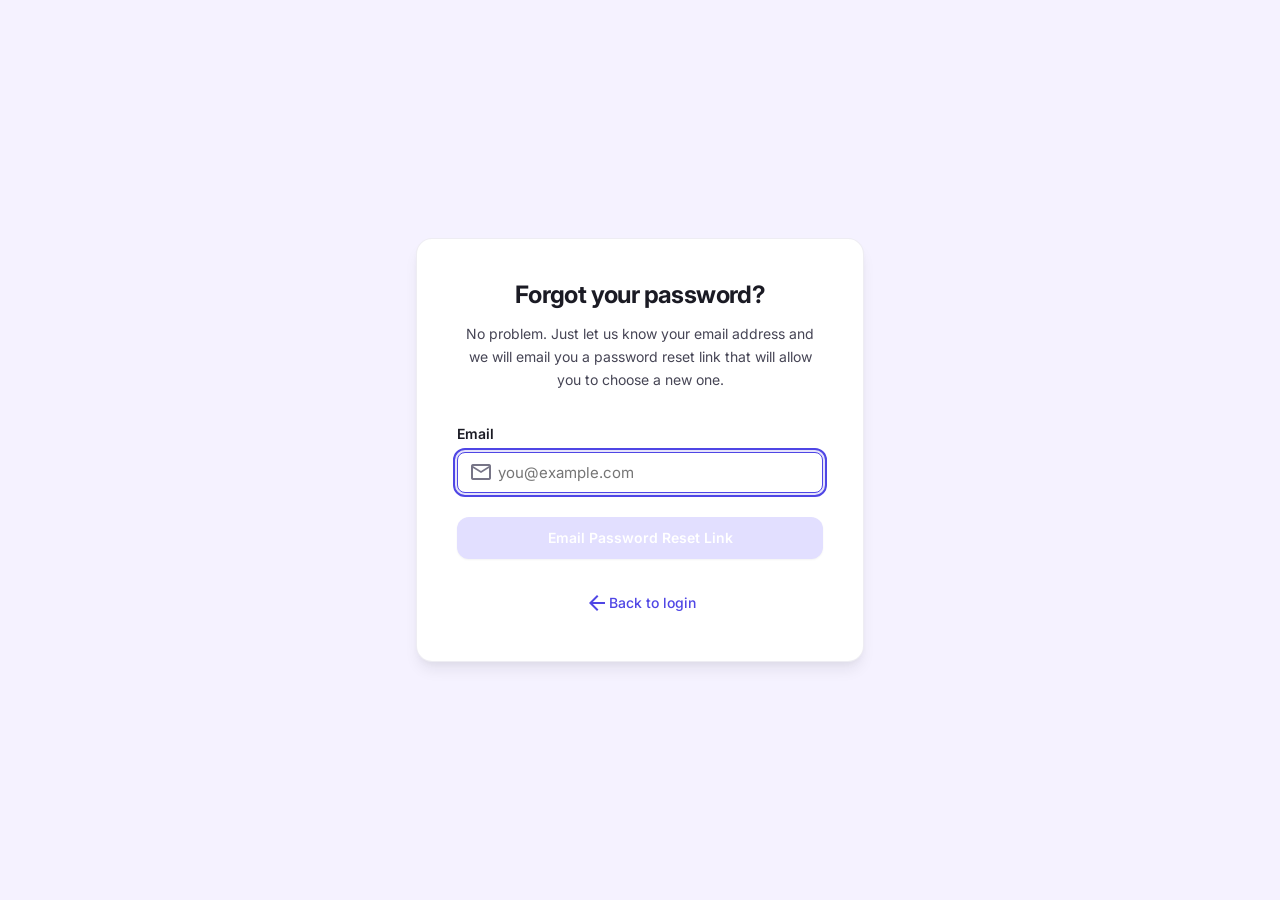
<file: resetpass.html>
<!DOCTYPE html>

<html lang="en"><head>
<link href="app.css" rel="stylesheet"/>
<script src="app.js" defer></script>
<meta charset="utf-8"/>
<meta content="width=device-width, initial-scale=1.0" name="viewport"/>
<title>Reset Password Component</title>
<link href="https://fonts.googleapis.com" rel="preconnect"/>
<link crossorigin="" href="https://fonts.gstatic.com" rel="preconnect"/>
<link href="https://fonts.googleapis.com/css2?family=Inter:wght@400;500;600;700;900&amp;family=Public+Sans:wght@400;500;600&amp;display=swap" rel="stylesheet"/>
<link href="https://fonts.googleapis.com/css2?family=Material+Symbols+Outlined:wght,FILL@100..700,0..1&amp;display=swap" rel="stylesheet"/>
<link href="https://fonts.googleapis.com/css2?family=Material+Symbols+Outlined:wght,FILL@100..700,0..1&amp;display=swap" rel="stylesheet"/>
<style>
        .material-symbols-outlined {
            font-variation-settings: 'FILL' 0, 'wght' 400, 'GRAD' 0, 'opsz' 24;
        }
    </style>
</head>
<body class="font-body bg-surface-container text-on-surface antialiased min-h-screen flex items-center justify-center p-4 sm:p-8">
<main class="w-full max-w-md">
<!-- Reset Password Card -->
<div class="bg-surface-container-lowest rounded-xl shadow-[0_8px_30px_rgb(0,0,0,0.04)] border border-outline-variant/30 p-8 sm:p-10">
<div class="mb-8 text-center">
<div class="inline-flex items-center justify-center w-12 h-12 rounded-full bg-primary-container/10 text-primary-container mb-4">
<span class="material-symbols-outlined text-2xl" data-icon="lock_reset">lock_reset</span>
</div>
<h1 class="font-headline text-2xl font-bold text-on-surface tracking-tight mb-2">Reset Password</h1>
<p class="text-on-surface-variant text-sm">Please enter your new password below to regain access to your account.</p>
</div>
<form action="#" class="space-y-5" method="POST">
<!-- Email Field (Read-only/Prefilled) -->
<div>
<label class="block text-sm font-medium text-on-surface-variant mb-1.5" for="email">Email Address</label>
<div class="relative">
<div class="absolute inset-y-0 left-0 pl-3 flex items-center pointer-events-none text-outline">
<span class="material-symbols-outlined text-[20px]" data-icon="mail">mail</span>
</div>
<input class="block w-full pl-10 pr-3 py-2.5 bg-surface border border-outline-variant rounded-lg text-on-surface text-sm focus:ring-0 focus:border-outline-variant opacity-70 cursor-not-allowed transition-colors" id="email" name="email" readonly="" type="email" value="alex.designer@example.com"/>
</div>
</div>
<!-- New Password Field -->
<div>
<label class="block text-sm font-medium text-on-surface-variant mb-1.5" for="new-password">New Password</label>
<div class="relative">
<div class="absolute inset-y-0 left-0 pl-3 flex items-center pointer-events-none text-outline">
<span class="material-symbols-outlined text-[20px]" data-icon="lock">lock</span>
</div>
<input class="block w-full pl-10 pr-10 py-2.5 bg-surface border border-outline-variant rounded-lg text-on-surface text-sm focus:ring-2 focus:ring-primary-container/20 focus:border-primary-container transition-all outline-none" id="new-password" name="new-password" placeholder="&#8226;&#8226;&#8226;&#8226;&#8226;&#8226;&#8226;&#8226;" required="" type="password"/>
<button class="absolute inset-y-0 right-0 pr-3 flex items-center text-outline hover:text-on-surface focus:outline-none transition-colors" type="button" aria-label="Toggle new password visibility" title="Toggle visibility">
<span class="material-symbols-outlined text-[20px]" data-icon="visibility_off" id="toggle-icon-1">visibility_off</span>
</button>
</div>
<p class="mt-1.5 text-xs text-outline">Must be at least 8 characters long.</p>
</div>
<!-- Confirm Password Field -->
<div>
<label class="block text-sm font-medium text-on-surface-variant mb-1.5" for="confirm-password">Confirm Password</label>
<div class="relative">
<div class="absolute inset-y-0 left-0 pl-3 flex items-center pointer-events-none text-outline">
<span class="material-symbols-outlined text-[20px]" data-icon="lock_check">lock_clock</span>
</div>
<input class="block w-full pl-10 pr-10 py-2.5 bg-surface border border-outline-variant rounded-lg text-on-surface text-sm focus:ring-2 focus:ring-primary-container/20 focus:border-primary-container transition-all outline-none" id="confirm-password" name="confirm-password" placeholder="&#8226;&#8226;&#8226;&#8226;&#8226;&#8226;&#8226;&#8226;" required="" type="password"/>
<button class="absolute inset-y-0 right-0 pr-3 flex items-center text-outline hover:text-on-surface focus:outline-none transition-colors" type="button" aria-label="Toggle confirm password visibility" title="Toggle visibility">
<span class="material-symbols-outlined text-[20px]" data-icon="visibility_off" id="toggle-icon-2">visibility_off</span>
</button>
</div>
</div>
<!-- Submit Button -->
<div class="pt-2">
<button class="w-full flex justify-center items-center py-2.5 px-4 border border-transparent rounded-lg shadow-sm text-sm font-semibold text-surface-container-lowest bg-primary-container hover:bg-primary-container/90 focus:outline-none focus:ring-2 focus:ring-offset-2 focus:ring-primary-container transition-all duration-200" type="submit">
                        Update Password
                    </button>
</div>
</form>
<div class="mt-6 text-center">
<a class="text-sm font-medium text-primary-container hover:text-primary transition-colors flex items-center justify-center gap-1" href="index.html" id="back-to-login-link">
    <span class="material-symbols-outlined text-[18px]" data-icon="arrow_back">arrow_back</span>
    Back to login
</a>
</div>
</div>
</main>
<script>
    document.addEventListener('DOMContentLoaded', async () => {
        const BASE = window.APP_BASE_URL || '';
        const params = new URLSearchParams(window.location.search);
        const token = params.get('token');

        if (!token) {
            alert('Invalid or missing reset link.');
            window.location.href = 'forgotpass.html';
            return;
        }

        const backLink = document.getElementById('back-to-login-link');
        if (backLink) {
            const subsystem = params.get('subsystem');
            if (subsystem) {
                backLink.href = `index.html?subsystem=${encodeURIComponent(subsystem)}`;
            }
        }

        try {
            const response = await fetch(`${BASE}/reset_info.php?token=${encodeURIComponent(token)}`, { credentials: 'same-origin' });
            const contentType = response.headers.get('content-type') || '';
            let data = {};
            if (contentType.includes('application/json')) {
                data = await response.json();
            } else {
                const raw = await response.text();
                const s = raw.indexOf('{');
                const en = raw.lastIndexOf('}');
                if (s !== -1 && en !== -1) {
                    try { data = JSON.parse(raw.slice(s, en + 1)); }
                    catch (_) { data = { message: raw.slice(0, 180) }; }
                } else {
                    data = { message: raw.slice(0, 180) };
                }
            }

            if (response.ok) {
                const emailEl = document.getElementById('email');
                if (emailEl && data.email) emailEl.value = data.email;
            } else {
                alert(data.message || 'Invalid or expired reset link.');
                window.location.href = 'forgotpass.html';
            }
        } catch (err) {
            console.error(err);
            alert('Could not verify reset link. Please try again.');
            window.location.href = 'forgotpass.html';
        }

        document.querySelector('form').addEventListener('submit', async (e) => {
            e.preventDefault();

            const newPasswordEl = document.getElementById('new-password');
            const confirmPasswordEl = document.getElementById('confirm-password');
            const newPassword = newPasswordEl.value;
            const confirmPassword = confirmPasswordEl.value;
            const token = params.get('token');

            const submitBtn = document.getElementById('update-password-button')
                || e.target.querySelector('button[type="submit"]')
                || e.target.querySelector('button:not([type])');
            const originalHTML = submitBtn ? submitBtn.innerHTML : null;
            let restored = false;
            const restoreBtn = () => {
                if (restored || !submitBtn) return;
                restored = true;
                submitBtn.disabled = false;
                submitBtn.style.opacity = '';
                submitBtn.style.pointerEvents = '';
                if (originalHTML !== null) submitBtn.innerHTML = originalHTML;
            };

            try {
                if (newPassword !== confirmPassword) {
                    alert('Passwords do not match!');
                    confirmPasswordEl.focus();
                    return;
                }
                if (newPassword.length < 8) {
                    alert('Password must be at least 8 characters long.');
                    newPasswordEl.focus();
                    return;
                }
                if (!token) {
                    alert('Invalid or missing reset link.');
                    window.location.href = 'forgotpass.html';
                    return;
                }

                if (submitBtn) {
                    submitBtn.disabled = true;
                    submitBtn.style.opacity = '0.8';
                    submitBtn.style.pointerEvents = 'none';
                    submitBtn.innerHTML = '<span>Updating password...</span>';
                }

                const response = await fetch(`${BASE}/updatepass.php`, {
                    method: 'POST',
                    headers: { 'Content-Type': 'application/json' },
                    credentials: 'same-origin',
                    body: JSON.stringify({ token, password: newPassword }),
                });

                const contentType = response.headers.get('content-type') || '';
                let data = {};
                if (contentType.includes('application/json')) {
                    data = await response.json();
                } else {
                    const raw = await response.text();
                    const s = raw.indexOf('{');
                    const en = raw.lastIndexOf('}');
                    if (s !== -1 && en !== -1) {
                        try { data = JSON.parse(raw.slice(s, en + 1)); }
                        catch (_) { data = { message: raw.slice(0, 180) }; }
                    } else {
                        data = { message: raw.slice(0, 180) };
                    }
                }

                if (response.ok) {
                    alert('Password updated successfully! Please sign in with your new password.');
                    const backToSubsystem = params.get('subsystem');
                    const target = backToSubsystem
                        ? `index.html?subsystem=${encodeURIComponent(backToSubsystem)}`
                        : 'index.html';
                    window.location.href = target;
                    return;
                }

                alert(data.message || 'Failed to update password. Please try again.');
            } catch (error) {
                console.error('Error:', error);
                const details = (error && error.message) ? `\n\nDetails: ${error.message}` : '';
                alert(`An error occurred. Please try again.${details}`);
            } finally {
                restoreBtn();
            }
        });
    });
</script>
</body></html>
</file>
<file: app.css>
/* ==========================================================================
   PURE CSS LARAVEL BREEZE & MATERIAL 3 DESIGN SYSTEM (app.css)
   Universal CSS-Only Stylesheet for index.html and all 15 code.html prototypes.
   Zero Tailwind CSS, Zero JavaScript required. Pure CSS Utility & UI Architecture.
   ========================================================================== */

@import url('https://fonts.googleapis.com/css2?family=Inter:wght@300;400;500;600;700;800;900&family=Public+Sans:wght@400;500;600&display=swap');
@import url('https://fonts.googleapis.com/css2?family=Material+Symbols+Outlined:wght,FILL@100..700,0..1&display=swap');

:root {
  /* Core Design Tokens - Breeze & Material 3 Light Theme */
  --bg-main: #fcf8ff;
  --bg-surface-low: #f5f2ff;
  --bg-surface: #ffffff;
  --bg-surface-high: #eae6f4;
  --bg-surface-highest: #e4e1ee;
  
  /* Text & Content Tokens */
  --text-main: #1b1b24;
  --text-muted: #464555;
  --text-dim: #777587;
  --text-inverse: #ffffff;
  --outline: #777587;
  --outline-variant: #c7c4d8;

  /* Brand Accents */
  --primary: #4f46e5;
  --primary-hover: #4338ca;
  --primary-light: #e2dfff;
  --primary-container: #4f46e5;
  --on-primary: #ffffff;
  --on-primary-container: #dad7ff;
  --secondary: #58579b;
  --on-secondary: #ffffff;
  --secondary-container: #b6b4ff;
  --tertiary: #a44100;
  --on-tertiary: #ffffff;
  --tertiary-container: #ffd2be;
  --error: #ba1a1a;
  --on-error: #ffffff;
  --error-container: #ffdad6;
  --on-error-container: #93000a;

  /* Category Filter Colors */
  --auth-color: #e11d48;
  --auth-bg: #ffe4e6;
  --auth-border: #fecdd3;
  --comp-color: #4f46e5;
  --comp-bg: #e0e7ff;
  --comp-border: #c7d2fe;
  --layout-color: #059669;
  --layout-bg: #d1fae5;
  --layout-border: #a7f3d0;
  --system-color: #d97706;
  --system-bg: #fef3c7;
  --system-border: #fde68a;

  /* Elevation & Shadows */
  --shadow-sm: 0 1px 2px 0 rgba(0, 0, 0, 0.05);
  --shadow-md: 0 4px 6px -1px rgba(27, 27, 36, 0.06), 0 2px 4px -2px rgba(27, 27, 36, 0.04);
  --shadow-lg: 0 10px 15px -3px rgba(27, 27, 36, 0.08), 0 4px 6px -2px rgba(27, 27, 36, 0.04);
  --shadow-xl: 0 20px 25px -5px rgba(27, 27, 36, 0.1), 0 10px 10px -5px rgba(27, 27, 36, 0.04);
  --shadow-hover: 0 20px 25px -5px rgba(79, 70, 229, 0.12), 0 8px 10px -6px rgba(79, 70, 229, 0.08);

  /* Typography */
  --font-sans: 'Inter', system-ui, -apple-system, sans-serif;
  --font-label: 'Public Sans', system-ui, -apple-system, sans-serif;
  
  /* Sizing & Transitions */
  --radius-sm: 0.375rem;
  --radius-md: 0.5rem;
  --radius-lg: 0.75rem;
  --radius-xl: 1rem;
  --radius-2xl: 1.5rem;
  --radius-full: 9999px;
  --transition-fast: 0.15s ease;
  --transition-smooth: 0.25s cubic-bezier(0.16, 1, 0.3, 1);
}

/* ==========================================================================
   CSS Reset & Base Rules
   ========================================================================== */
*, *::before, *::after {
  box-sizing: border-box;
  margin: 0;
  padding: 0;
}

html {
  scroll-behavior: smooth;
  font-size: 16px;
  color-scheme: light;
}

body {
  font-family: var(--font-sans);
  background-color: var(--bg-main);
  color: var(--text-main);
  line-height: 1.5;
  min-height: 100vh;
  display: flex;
  flex-direction: column;
  -webkit-font-smoothing: antialiased;
}

::selection {
  background-color: var(--primary);
  color: #ffffff;
}

::-webkit-scrollbar {
  width: 8px;
  height: 8px;
}
::-webkit-scrollbar-track {
  background: var(--bg-main);
}
::-webkit-scrollbar-thumb {
  background: #cbd5e1;
  border-radius: var(--radius-full);
}
::-webkit-scrollbar-thumb:hover {
  background: var(--primary);
}

h1, h2, h3, h4, h5, h6 {
  font-family: var(--font-sans);
  font-weight: 700;
  color: var(--text-main);
  line-height: 1.25;
  letter-spacing: -0.025em;
}

a {
  color: inherit;
  text-decoration: none;
  transition: all var(--transition-fast);
}

img, svg {
  max-width: 100%;
  height: auto;
  display: block;
}

button, input, select, textarea {
  font-family: inherit;
  font-size: inherit;
  color: inherit;
  background: none;
  border: none;
  outline: none;
}

button, label[for^="filter-"] {
  cursor: pointer;
  user-select: none;
}

/* ==========================================================================
   PURE CSS RADIO FILTERING LOGIC (Zero JavaScript)
   ========================================================================== */
.filter-radio {
  display: none !important;
}

/* Active filter button styles based on checked radio */
#filter-all:checked ~ * .filter-container label[for="filter-all"],
#filter-auth:checked ~ * .filter-container label[for="filter-auth"],
#filter-comp:checked ~ * .filter-container label[for="filter-comp"],
#filter-layout:checked ~ * .filter-container label[for="filter-layout"],
#filter-system:checked ~ * .filter-container label[for="filter-system"] {
  background: var(--primary);
  color: #ffffff;
  border-color: var(--primary);
  box-shadow: 0 4px 12px rgba(79, 70, 229, 0.25);
}

#filter-auth:checked ~ * .filter-container label[for="filter-auth"] {
  background: var(--auth-color);
  border-color: var(--auth-color);
  box-shadow: 0 4px 12px rgba(225, 29, 72, 0.25);
}

/* Active count pill styles */
#filter-all:checked ~ * .filter-container label[for="filter-all"] .count-pill,
#filter-auth:checked ~ * .filter-container label[for="filter-auth"] .count-pill,
#filter-comp:checked ~ * .filter-container label[for="filter-comp"] .count-pill,
#filter-layout:checked ~ * .filter-container label[for="filter-layout"] .count-pill,
#filter-system:checked ~ * .filter-container label[for="filter-system"] .count-pill {
  background: rgba(255, 255, 255, 0.25);
  color: #ffffff;
}

/* Hide non-matching component cards in pure CSS when filter is checked */
#filter-auth:checked ~ * .components-grid .component-card:not([data-group="Authentication"]),
#filter-comp:checked ~ * .components-grid .component-card:not([data-group="Components"]),
#filter-layout:checked ~ * .components-grid .component-card:not([data-group="Layouts"]),
#filter-system:checked ~ * .components-grid .component-card:not([data-group="Design Systems"]) {
  display: none !important;
}

/* ==========================================================================
   Header & Navigation
   ========================================================================== */
.app-wrapper {
  display: flex;
  flex-direction: column;
  min-height: 100vh;
  width: 100%;
}

.container {
  width: 100%;
  max-width: 1280px;
  margin: 0 auto;
  padding: 0 1.5rem;
}

@media (max-width: 640px) {
  .container {
    padding: 0 1rem;
  }
}

.app-header {
  position: sticky;
  top: 0;
  z-index: 50;
  background: rgba(255, 255, 255, 0.85);
  backdrop-filter: blur(12px);
  -webkit-backdrop-filter: blur(12px);
  border-bottom: 1px solid var(--bg-surface-highest);
  box-shadow: var(--shadow-sm);
  transition: all var(--transition-smooth);
}

.header-content {
  display: flex;
  align-items: center;
  justify-content: space-between;
  height: 4.5rem;
}

.brand-identity {
  display: flex;
  align-items: center;
  gap: 0.875rem;
}

.brand-logo {
  width: 2.5rem;
  height: 2.5rem;
  border-radius: var(--radius-md);
  background: var(--primary);
  display: flex;
  align-items: center;
  justify-content: center;
  font-weight: 800;
  font-size: 1.125rem;
  color: #ffffff;
  box-shadow: 0 4px 10px rgba(79, 70, 229, 0.25);
}

.brand-text h1 {
  font-size: 1.25rem;
  font-weight: 800;
  color: var(--text-main);
  letter-spacing: -0.03em;
}

.brand-text h1 span {
  color: var(--primary);
}

.brand-badge {
  display: inline-flex;
  align-items: center;
  padding: 0.2rem 0.6rem;
  border-radius: var(--radius-full);
  background: var(--primary-light);
  color: var(--primary);
  font-size: 0.75rem;
  font-weight: 600;
  border: 1px solid rgba(79, 70, 229, 0.2);
}

/* ==========================================================================
   Hero Section
   ========================================================================== */
.hero-section {
  padding: 3.5rem 0 2.5rem;
  text-align: center;
}

.hero-badge {
  display: inline-flex;
  align-items: center;
  gap: 0.5rem;
  padding: 0.35rem 0.875rem;
  background: var(--primary-light);
  border: 1px solid rgba(79, 70, 229, 0.25);
  border-radius: var(--radius-full);
  color: var(--primary);
  font-size: 0.8125rem;
  font-weight: 600;
  margin-bottom: 1.25rem;
}

.hero-title {
  font-size: 3rem;
  font-weight: 900;
  margin-bottom: 1rem;
  color: var(--text-main);
  letter-spacing: -0.04em;
}

.hero-title span {
  color: var(--primary);
}

.hero-subtitle {
  font-size: 1.125rem;
  color: var(--text-muted);
  max-width: 640px;
  margin: 0 auto 2rem;
  line-height: 1.6;
}

@media (max-width: 640px) {
  .hero-title {
    font-size: 2rem;
  }
  .hero-subtitle {
    font-size: 0.95rem;
  }
}

.module-selector-section {
  background: radial-gradient(circle at top left, rgba(124, 58, 237, 0.16), transparent 32%),
              radial-gradient(circle at bottom right, rgba(99, 102, 241, 0.18), transparent 28%),
              linear-gradient(180deg, #050b1d 0%, #0c1229 42%, #0f172a 100%);
}

.subsystem-dashboard-section {
  background: #090f22;
}

.module-section-header,
.dashboard-header {
  display: flex;
  align-items: center;
  justify-content: space-between;
  gap: 1.5rem;
  margin-bottom: 2rem;
  border-bottom: 1px solid rgba(148, 163, 184, 0.12);
  padding-bottom: 1.5rem;
}

.module-section-header .eyebrow,
.dashboard-header .eyebrow {
  font-size: 0.75rem;
  font-weight: 700;
  letter-spacing: 0.28em;
  text-transform: uppercase;
  color: #c4b5fd;
  margin-bottom: 0.5rem;
}

.section-title,
.dashboard-title {
  font-size: clamp(2rem, 2.6vw, 2.75rem);
  color: #f8fafc;
  margin-bottom: 0.75rem;
}

.section-copy,
.dashboard-description {
  color: #cbd5e1;
  max-width: 760px;
  line-height: 1.75;
}

.search-box {
  position: relative;
  width: min(100%, 320px);
}

.search-box .search-icon {
  position: absolute;
  left: 1rem;
  top: 50%;
  transform: translateY(-50%);
  width: 18px;
  height: 18px;
  color: #8f9fcb;
  pointer-events: none;
}

.search-input {
  width: 100%;
  padding: 0.95rem 1rem 0.95rem 3rem;
  border-radius: 9999px;
  border: 1px solid rgba(255, 255, 255, 0.12);
  background: rgba(15, 23, 42, 0.88);
  color: #f8fafc;
  box-shadow: inset 0 1px 2px rgba(255, 255, 255, 0.05);
}

.search-input::placeholder {
  color: #8f9fcb;
}

.module-selector-grid,
.dashboard-module-grid {
  display: grid;
  grid-template-columns: repeat(auto-fill, minmax(300px, 1fr));
  gap: 1.5rem;
}

.module-selection-panel,
.module-card,
.dashboard-card {
  background: rgba(15, 23, 42, 0.95);
  border: 1px solid rgba(148, 163, 184, 0.14);
  border-radius: var(--radius-2xl);
}

.module-selection-panel {
  padding: 2rem;
  box-shadow: 0 28px 80px -45px rgba(15, 23, 42, 0.7);
  overflow: hidden;
}

.module-folder-card {
  background: rgba(15, 23, 42, 0.9);
  border: 1px solid rgba(148, 163, 184, 0.18);
  border-radius: var(--radius-2xl);
  padding: 1.5rem;
  margin-bottom: 1.75rem;
  box-shadow: inset 0 0 0 1px rgba(255, 255, 255, 0.03);
}

.folder-card-top {
  display: flex;
  align-items: flex-start;
  gap: 1rem;
  margin-bottom: 1.5rem;
}

.folder-badge {
  display: inline-flex;
  align-items: center;
  justify-content: center;
  min-width: 3.5rem;
  min-height: 3.5rem;
  border-radius: 1rem;
  background: rgba(99, 102, 241, 0.2);
  color: #ede9fe;
  font-size: 1rem;
  padding: 0.75rem;
  box-shadow: inset 0 0 0 1px rgba(255, 255, 255, 0.05);
}

.folder-title {
  font-size: 1.6rem;
  color: #f8fafc;
  margin: 0 0 0.5rem;
}

.folder-copy {
  margin: 0;
  color: rgba(226, 232, 255, 0.82);
  max-width: 740px;
  line-height: 1.75;
}

.folder-content {
  display: grid;
  gap: 1rem;
}

.folder-card-row {
  display: grid;
  grid-template-columns: repeat( auto-fit, minmax(220px, 1fr) );
  gap: 1rem;
}

.folder-card-item {
  background: rgba(15, 23, 42, 0.82);
  border: 1px solid rgba(148, 163, 184, 0.12);
  border-radius: var(--radius-xl);
  padding: 1.2rem;
}

.folder-card-item h3 {
  margin: 0 0 0.45rem;
  font-size: 1rem;
  color: #f8fafc;
}

.folder-card-item p {
  margin: 0;
  color: rgba(226, 232, 255, 0.78);
  line-height: 1.6;
}

.module-card {
  display: grid;
  grid-template-rows: auto 1fr;
  overflow: hidden;
  min-height: 420px;
  box-shadow: 0 28px 60px -40px rgba(15, 23, 42, 0.8);
  transition: transform var(--transition-smooth), border-color var(--transition-fast), box-shadow var(--transition-fast);
}

.module-card:hover {
  transform: translateY(-8px);
  border-color: rgba(168, 85, 247, 0.35);
  box-shadow: 0 32px 70px -44px rgba(168, 85, 247, 0.5);
}

.module-card-preview {
  position: relative;
  padding: 1.5rem;
  background: linear-gradient(135deg, rgba(168, 85, 247, 0.92), rgba(79, 70, 229, 0.95));
  display: flex;
  flex-direction: column;
  justify-content: end;
  gap: 0.75rem;
  min-height: 160px;
}

.module-card-preview::after {
  content: '';
  position: absolute;
  inset: 0;
  background: radial-gradient(circle at top left, rgba(255, 255, 255, 0.16), transparent 30%),
              radial-gradient(circle at bottom right, rgba(255, 255, 255, 0.08), transparent 22%);
}

.module-card-preview-badge {
  position: relative;
  display: inline-flex;
  align-items: center;
  padding: 0.35rem 0.95rem;
  border-radius: var(--radius-full);
  font-size: 0.72rem;
  font-weight: 700;
  letter-spacing: 0.12em;
  text-transform: uppercase;
  color: rgba(255, 255, 255, 0.95);
  background: rgba(255, 255, 255, 0.12);
  border: 1px solid rgba(255, 255, 255, 0.18);
  z-index: 1;
}

.module-card-preview-hero {
  position: relative;
  z-index: 1;
  font-size: 1.05rem;
  font-weight: 700;
  color: #f8fafc;
  line-height: 1.35;
}

.module-card-body {
  padding: 1.75rem 1.5rem 1.5rem;
  display: flex;
  flex-direction: column;
  gap: 1rem;
}

.module-card h3 {
  color: #f8fafc;
  font-size: 1.15rem;
  margin: 0;
}

.dashboard-card h3 {
  color: #0f172a;
  font-size: 1.15rem;
  margin: 0;
}

.module-card p,
.module-list li {
  color: rgba(226, 232, 255, 0.88);
}

.dashboard-card p {
  color: #475569;
}

.module-list {
  list-style: none;
  padding: 0;
  margin: 0;
  display: grid;
  gap: 0.6rem;
}

.module-list li {
  position: relative;
  padding-left: 1.35rem;
  line-height: 1.65;
}

.module-list li::before {
  content: '';
  position: absolute;
  left: 0;
  top: 0.8rem;
  width: 6px;
  height: 6px;
  border-radius: 50%;
  background: #c084fc;
}

.btn-open,
.btn-secondary {
  width: fit-content;
  border-radius: var(--radius-lg);
  padding: 0.8rem 1.35rem;
  font-weight: 700;
}

.btn-open {
  margin-top: auto;
  background: linear-gradient(135deg, #8b5cf6, #7c3aed);
  color: #ffffff;
  box-shadow: 0 16px 32px -16px rgba(124, 58, 237, 0.5);
}

.btn-open:hover {
  background: linear-gradient(135deg, #7c3aed, #9333ea);
}

.btn-secondary {
  display: inline-flex;
  align-items: center;
  justify-content: center;
  gap: 0.75rem;
  border-radius: 1.5rem;
  padding: 0.9rem 1.35rem;
  border: 1px solid rgba(56, 189, 248, 0.24);
  background: #ffffff;
  color: #0f172a;
  font-weight: 600;
  box-shadow: 0 14px 30px rgba(15, 23, 42, 0.06);
}

.btn-secondary:hover {
  background: #f8fbff;
}

.btn-primary {
  display: inline-flex;
  align-items: center;
  justify-content: center;
  gap: 0.75rem;
  border-radius: 1.5rem;
  padding: 0.95rem 1.45rem;
  border: none;
  background: linear-gradient(135deg, #4f46e5, #6366f1);
  color: #ffffff;
  font-weight: 700;
  box-shadow: 0 20px 36px rgba(79, 70, 229, 0.22);
}

.btn-primary:hover {
  background: linear-gradient(135deg, #4338ca, #4f46e5);
}

.dashboard-card {
  min-height: 120px;
  padding: 1.75rem;
  background: #ffffff;
  border: 1px solid rgba(148, 163, 184, 0.16);
  border-radius: var(--radius-2xl);
  box-shadow: 0 20px 35px rgba(15, 23, 42, 0.05);
}

.dashboard-card-label {
  font-size: 0.72rem;
  letter-spacing: 0.18em;
  text-transform: uppercase;
  color: #6366f1;
  margin-bottom: 0.55rem;
}

.dashboard-action-button {
  display: inline-flex;
  align-items: center;
  justify-content: center;
  gap: 0.5rem;
  min-height: 2.75rem;
  border-radius: 999px;
  padding: 0.65rem 1.35rem;
  margin: 0;
}

.dashboard-chart-header {
  display: flex;
  align-items: center;
  justify-content: space-between;
  gap: 1rem;
  margin-bottom: 1.25rem;
}

.dashboard-chart-filter-button {
  display: inline-flex;
  align-items: center;
  justify-content: center;
  border-radius: 999px;
  padding: 0.75rem 1.1rem;
  border: 1px solid rgba(148, 163, 184, 0.18);
  background: #ffffff;
  color: #334155;
  font-size: 0.85rem;
  font-weight: 700;
}

.dashboard-line-chart {
  min-height: 220px;
  width: 100%;
}

.dashboard-line-chart svg {
  width: 100%;
  height: 100%;
  display: block;
  overflow: visible;
}

.donut-chart-wrapper {
  position: relative;
  width: min(100%, 260px);
  margin: 0 auto;
}

.donut-chart {
  width: 100%;
  aspect-ratio: 1 / 1;
  border-radius: 999px;
  position: relative;
}

.donut-center-text {
  position: absolute;
  inset: 50%;
  transform: translate(-50%, -50%);
  text-align: center;
  display: inline-grid;
  gap: 0.35rem;
}

.donut-center-text p:first-child {
  color: #64748b;
  font-size: 0.75rem;
  margin: 0;
}

.donut-center-text p:last-child {
  color: #0f172a;
  font-size: 1.1rem;
  font-weight: 700;
  margin: 0;
}

.donut-list-item {
  display: flex;
  align-items: center;
  justify-content: space-between;
  gap: 1rem;
  padding: 1rem 1.1rem;
  border-radius: 1.5rem;
  background: #f8fafc;
  border: 1px solid rgba(148, 163, 184, 0.16);
}

.donut-list-color {
  width: 0.9rem;
  height: 0.9rem;
  border-radius: 0.5rem;
}

.quick-action-button {
  width: 100%;
  display: flex;
  align-items: center;
  justify-content: space-between;
  gap: 1rem;
  padding: 1rem 1.25rem;
  border-radius: 1.5rem;
  background: #ffffff;
  border: 1px solid rgba(148, 163, 184, 0.18);
  color: #0f172a;
  font-weight: 600;
  box-shadow: 0 10px 24px rgba(15, 23, 42, 0.05);
  cursor: pointer;
  transition: transform var(--transition-fast), background var(--transition-fast), border-color var(--transition-fast);
}

.quick-action-button:hover {
  background: #f8fbff;
  transform: translateY(-1px);
}

.status-pill {
  display: inline-flex;
  align-items: center;
  justify-content: center;
  padding: 4px 14px;
  border-radius: 9999px;
  font-size: 0.75rem;
  font-weight: 600;
  white-space: nowrap;
}

.status-pill-success {
  background: #ecfdf5;
  color: #166534;
}

.status-pill-info {
  background: #eff6ff;
  color: #1d4ed8;
}

.status-pill-warning {
  background: #ffedd5;
  color: #c2410c;
}

.status-pill-accent {
  background: #ede9fe;
  color: #5b21b6;
}

.status-pill-neutral {
  background: #f8fafc;
  color: #475569;
}

#dashboard-activity-tbody td {
  padding: 1rem 1.25rem;
  vertical-align: middle;
}

#dashboard-activity-tbody tr {
  background: #ffffff;
}

#dashboard-activity-tbody tr:hover {
  background: #f8fbff;
}

.hidden {
  display: none !important;
}

@media (max-width: 900px) {
  .module-selector-grid,
  .dashboard-module-grid {
    grid-template-columns: 1fr;
  }
}

@media (max-width: 680px) {
  .module-card {
    min-height: auto;
  }

  .module-card-preview {
    min-height: 125px;
  }
}

@media (max-width: 640px) {
  .module-section-header,
  .dashboard-header {
    flex-direction: column;
    align-items: stretch;
  }

  .search-box {
    width: 100%;
  }
}

/* ==========================================================================
   Filter Bar & Tabs
   ========================================================================== */
.filter-container {
  display: flex;
  align-items: center;
  justify-content: center;
  flex-wrap: wrap;
  gap: 0.625rem;
  margin-bottom: 2.5rem;
}

.filter-btn {
  padding: 0.6rem 1.25rem;
  background: #ffffff;
  border: 1px solid var(--outline-variant);
  border-radius: var(--radius-full);
  color: var(--text-muted);
  font-weight: 600;
  font-size: 0.875rem;
  display: flex;
  align-items: center;
  gap: 0.5rem;
  transition: all var(--transition-fast);
  box-shadow: var(--shadow-sm);
}

.filter-btn:hover {
  background: var(--bg-surface-low);
  color: var(--text-main);
  border-color: var(--primary);
}

.filter-btn .count-pill {
  padding: 0.1rem 0.5rem;
  background: var(--bg-surface-high);
  border-radius: var(--radius-full);
  font-size: 0.75rem;
  font-weight: 700;
  color: var(--text-main);
}

/* ==========================================================================
   Standalone Module Selector Page
   ========================================================================== */
.module-selector-page {
  min-height: 100vh;
  padding: 2rem 1rem 3rem;
  background: linear-gradient(180deg, #eef6ff 0%, #f8fbff 48%, #f6f7fb 100%);
}

.module-selector-shell {
  width: min(95vw, 1800px);
  max-width: 95vw;
  margin: 0 auto;
  padding: 3rem;
  background: rgba(255, 255, 255, 0.98);
  border: 1px solid rgba(148, 163, 184, 0.14);
  border-radius: 2rem;
  box-shadow: 0 36px 110px rgba(15, 23, 42, 0.08);
  backdrop-filter: blur(10px);
}

.module-selector-grid {
  display: grid;
  grid-template-columns: repeat(5, minmax(250px, 1fr));
  gap: 1.75rem;
  align-items: stretch;
}

@media (max-width: 1400px) {
  .module-selector-grid {
    grid-template-columns: repeat(4, minmax(220px, 1fr));
  }
}

@media (max-width: 1120px) {
  .module-selector-grid {
    grid-template-columns: repeat(3, minmax(220px, 1fr));
  }
}

@media (max-width: 860px) {
  .module-selector-grid {
    grid-template-columns: repeat(2, minmax(220px, 1fr));
  }
}

@media (max-width: 680px) {
  .module-selector-grid {
    grid-template-columns: 1fr;
  }
}

.module-selector-header {
  display: flex;
  align-items: flex-end;
  justify-content: space-between;
  gap: 1.5rem;
  margin-bottom: 2.25rem;
}

.module-selector-title {
  font-size: clamp(2.25rem, 3vw, 3.4rem);
  color: #0f172a;
  margin: 0 0 0.85rem;
  letter-spacing: -0.03em;
}

.module-selector-copy {
  color: #475569;
  max-width: 720px;
  font-size: 1rem;
  line-height: 1.85;
}

.module-selector-actions {
  display: flex;
  align-items: center;
  justify-content: flex-end;
  gap: 1rem;
  flex-wrap: wrap;
}

.module-selector-actions .btn-view {
  background: linear-gradient(135deg, #4f46e5, #2563eb);
  color: #ffffff;
  box-shadow: 0 18px 36px rgba(59, 130, 246, 0.22);
}

.module-selector-actions .btn-view:hover {
  background: linear-gradient(135deg, #4338ca, #1d4ed8);
}

.subsystem-card {
  position: relative;
  background: #ffffff;
  border: 1px solid rgba(148, 163, 184, 0.16);
  border-radius: 2rem;
  padding: 1.75rem;
  display: flex;
  flex-direction: column;
  justify-content: space-between;
  gap: 1.5rem;
  box-shadow: 0 22px 45px rgba(15, 23, 42, 0.06);
  transition: transform var(--transition-smooth), border-color var(--transition-fast), box-shadow var(--transition-fast);
  overflow: hidden;
}

.subsystem-card::before {
  content: '';
  position: absolute;
  top: 0;
  left: 0;
  width: 4.5rem;
  height: 4px;
  background: linear-gradient(90deg, #4f46e5, #2563eb);
}

.subsystem-card:hover {
  transform: translateY(-8px);
  border-color: rgba(59, 130, 246, 0.35);
  box-shadow: 0 34px 65px rgba(59, 130, 246, 0.12);
}

.subsystem-card-head .eyebrow {
  display: inline-flex;
  text-transform: uppercase;
  letter-spacing: 0.18em;
  font-size: 0.72rem;
  color: #2563eb;
  font-weight: 700;
}

.subsystem-card-head h3 {
  margin: 0.85rem 0 0.85rem;
  font-size: 1.2rem;
  color: #0f172a;
  line-height: 1.3;
}

.subsystem-card-head p {
  margin: 0;
  color: #64748b;
  line-height: 1.75;
}

.subsystem-card-meta {
  display: flex;
  align-items: center;
  justify-content: space-between;
  gap: 0.75rem;
  flex-wrap: wrap;
  margin-top: auto;
  padding-top: 1.25rem;
  border-top: 1px solid rgba(226, 232, 240, 0.8);
}

.subsystem-card-meta .btn-view {
  display: inline-flex;
  align-items: center;
  gap: 0.35rem;
  padding: 0.55rem 0.85rem;
  font-size: 0.8rem;
  border-radius: 0.75rem;
}

.subsystem-card-count {
  color: #475569;
  font-weight: 700;
  font-size: 0.85rem;
}

.subsystem-module-list {
  display: flex;
  flex-direction: column;
  gap: 0.6rem;
  margin: 1.25rem 0 1.5rem;
  flex-grow: 1;
}

.module-chip {
  display: flex;
  align-items: flex-start;
  gap: 0.65rem;
  padding: 0.65rem 0.85rem;
  border-radius: 0.75rem;
  background: #f8fafc;
  color: #1e293b;
  font-size: 0.82rem;
  font-weight: 500;
  line-height: 1.35;
  border: 1px solid #e2e8f0;
  transition: all 0.2s cubic-bezier(0.16, 1, 0.3, 1);
  text-align: left;
  box-shadow: 0 1px 2px rgba(0, 0, 0, 0.02);
}

.module-chip:hover {
  background: #eff6ff;
  color: #1d4ed8;
  border-color: #bfdbfe;
  transform: translateX(4px);
  box-shadow: 0 4px 12px rgba(59, 130, 246, 0.08);
}

.module-chip-icon {
  display: inline-flex;
  align-items: center;
  justify-content: center;
  width: 1.5rem;
  height: 1.5rem;
  border-radius: 0.5rem;
  background: rgba(59, 130, 246, 0.12);
  color: #2563eb;
  flex-shrink: 0;
  font-size: 16px;
  margin-top: -0.05rem;
}

.module-chip-text {
  flex-grow: 1;
  word-break: break-word;
}

.subsystem-detail {
  margin-top: 2rem;
  background: #ffffff;
  border: 1px solid rgba(148, 163, 184, 0.18);
  border-radius: 2rem;
  padding: 2rem;
  box-shadow: 0 18px 40px rgba(15, 23, 42, 0.06);
}

.subsystem-detail-header {
  display: flex;
  align-items: flex-start;
  justify-content: space-between;
  gap: 1rem;
  flex-wrap: wrap;
  margin-bottom: 1.5rem;
}

.subsystem-detail-title {
  font-size: clamp(1.75rem, 2.2vw, 2.25rem);
  color: var(--text-main);
  margin: 0.25rem 0 0;
}

.subsystem-detail-copy {
  color: var(--text-muted);
  max-width: 720px;
  line-height: 1.75;
}

.subsystem-detail-actions {
  display: flex;
  gap: 0.75rem;
  flex-wrap: wrap;
}

.subsystem-status-row {
  display: flex;
  flex-wrap: wrap;
  gap: 0.75rem;
  margin-bottom: 1.5rem;
}

.subsystem-pill {
  display: inline-flex;
  align-items: center;
  padding: 0.55rem 0.95rem;
  border-radius: 999px;
  background: rgba(59, 130, 246, 0.1);
  color: #1d4ed8;
  font-size: 0.82rem;
  font-weight: 700;
}

.subsystem-modules-grid {
  display: grid;
  grid-template-columns: repeat(auto-fill, minmax(240px, 1fr));
  gap: 1rem;
}

.module-card-light {
  background: var(--bg-surface-container-low);
  border: 1px solid rgba(15, 23, 42, 0.08);
  border-radius: 1.25rem;
  padding: 1rem 1.1rem;
  box-shadow: 0 10px 25px rgba(15, 23, 42, 0.04);
}

.module-card-light h4 {
  margin: 0;
  font-size: 1rem;
  color: var(--text-main);
}

.module-selector-shell .eyebrow {
  margin-bottom: 0.85rem;
}

.module-selector-shell .btn-view {
  min-width: 10rem;
}

@media (max-width: 900px) {
  .module-selector-header {
    flex-direction: column;
    align-items: stretch;
  }
}

@media (max-width: 680px) {
  .module-selector-grid,
  .subsystem-modules-grid {
    grid-template-columns: 1fr;
  }
}

/* ==========================================================================
   Components Grid & Breeze UI Cards
   ========================================================================== */
.components-grid {
  display: grid;
  grid-template-columns: repeat(auto-fill, minmax(340px, 1fr));
  gap: 1.75rem;
  margin-bottom: 4rem;
  min-height: 400px;
}

@media (max-width: 640px) {
  .components-grid {
    grid-template-columns: 1fr;
  }
}

.component-card {
  background: var(--bg-surface);
  border: 1px solid var(--bg-surface-highest);
  border-radius: var(--radius-xl);
  overflow: hidden;
  display: flex;
  flex-direction: column;
  transition: all var(--transition-smooth);
  box-shadow: var(--shadow-md);
}

.component-card:hover {
  transform: translateY(-6px);
  box-shadow: var(--shadow-hover);
  border-color: var(--primary);
}

.component-card[data-group="Authentication"]:hover {
  border-color: var(--auth-color);
  box-shadow: 0 20px 25px -5px rgba(225, 29, 72, 0.1), 0 8px 10px -6px rgba(225, 29, 72, 0.08);
}

.card-thumb-wrapper {
  position: relative;
  width: 100%;
  height: 200px;
  background: var(--bg-surface-low);
  overflow: hidden;
  border-bottom: 1px solid var(--bg-surface-highest);
}

.card-thumb {
  width: 100%;
  height: 100%;
  object-fit: cover;
  object-position: top;
  transition: transform 0.5s cubic-bezier(0.16, 1, 0.3, 1);
}

.component-card:hover .card-thumb {
  transform: scale(1.05);
}

.fallback-banner {
  width: 100%;
  height: 100%;
  display: flex;
  flex-direction: column;
  align-items: center;
  justify-content: center;
  background: linear-gradient(135deg, #f5f2ff 0%, #eae6f4 100%);
  color: var(--primary);
  padding: 1.5rem;
  text-align: center;
}

.fallback-icon {
  width: 48px;
  height: 48px;
  margin-bottom: 0.75rem;
  opacity: 0.8;
}

.fallback-text {
  font-size: 0.875rem;
  font-weight: 700;
  color: var(--text-main);
}

.fallback-subtext {
  font-size: 0.75rem;
  color: var(--text-dim);
  margin-top: 0.25rem;
}

.card-badge-container {
  position: absolute;
  top: 1rem;
  right: 1rem;
  z-index: 10;
}

.card-badge {
  display: inline-flex;
  align-items: center;
  padding: 0.3rem 0.75rem;
  border-radius: var(--radius-full);
  font-size: 0.7rem;
  font-weight: 700;
  text-transform: uppercase;
  letter-spacing: 0.05em;
  background: #ffffff;
  box-shadow: var(--shadow-sm);
  border: 1px solid var(--outline-variant);
}

.badge-authentication {
  background: var(--auth-bg);
  color: var(--auth-color);
  border-color: var(--auth-border);
}
.badge-components {
  background: var(--comp-bg);
  color: var(--comp-color);
  border-color: var(--comp-border);
}
.badge-layouts {
  background: var(--layout-bg);
  color: var(--layout-color);
  border-color: var(--layout-border);
}
.badge-design-systems {
  background: var(--system-bg);
  color: var(--system-color);
  border-color: var(--system-border);
}

/* Status Badges - Semantic Colors & Breathing Room */
.status-badge {
  display: inline-flex;
  align-items: center;
  gap: 0.375rem;
  padding: 4px 14px;
  border-radius: var(--radius-full);
  font-size: 0.75rem;
  font-weight: 600;
  line-height: 1.25;
  white-space: nowrap;
  flex-shrink: 0;
}
.status-badge-operational {
  background-color: var(--layout-bg);
  color: var(--layout-color);
  border: 1px solid var(--layout-border);
}
.status-badge-maintenance {
  background-color: var(--system-bg);
  color: var(--system-color);
  border: 1px solid var(--system-border);
}
.status-badge-archived {
  background-color: var(--bg-surface-highest);
  color: var(--text-muted);
  border: 1px solid transparent;
}

.card-body {
  padding: 1.5rem;
  flex: 1;
  display: flex;
  flex-direction: column;
}

.card-title {
  font-size: 1.15rem;
  font-weight: 700;
  color: var(--text-main);
  margin-bottom: 0.5rem;
  transition: color var(--transition-fast);
}

.component-card:hover .card-title {
  color: var(--primary);
}
.component-card[data-group="Authentication"]:hover .card-title {
  color: var(--auth-color);
}

.card-desc {
  font-size: 0.875rem;
  color: var(--text-muted);
  line-height: 1.6;
  margin-bottom: 1.5rem;
  flex: 1;
}

.card-footer {
  padding-top: 1rem;
  border-top: 1px solid var(--bg-surface-highest);
  display: flex;
  align-items: center;
  justify-content: space-between;
  gap: 1rem;
}

.file-path-info {
  font-family: monospace;
  font-size: 0.75rem;
  color: var(--text-dim);
  white-space: nowrap;
  overflow: hidden;
  text-overflow: ellipsis;
  max-width: 170px;
}

.btn {
  display: inline-flex;
  align-items: center;
  justify-content: center;
  gap: 0.4rem;
  padding: 0.55rem 1.25rem;
  font-size: 0.875rem;
  font-weight: 600;
  border-radius: var(--radius-md);
  transition: all var(--transition-fast);
  text-align: center;
  white-space: nowrap;
  user-select: none;
}

.btn:active {
  transform: scale(0.96);
}

.btn-view {
  background: var(--primary);
  color: #ffffff;
  box-shadow: 0 2px 4px rgba(79, 70, 229, 0.2);
}

.btn-view:hover {
  background: var(--primary-hover);
  box-shadow: 0 4px 10px rgba(79, 70, 229, 0.35);
  color: #ffffff;
}

.component-card[data-group="Authentication"] .btn-view {
  background: var(--auth-color);
  box-shadow: 0 2px 4px rgba(225, 29, 72, 0.2);
}

.component-card[data-group="Authentication"] .btn-view:hover {
  background: #be123c;
  box-shadow: 0 4px 10px rgba(225, 29, 72, 0.35);
}

.btn-icon {
  width: 16px;
  height: 16px;
  transition: transform var(--transition-fast);
}
.btn-view:hover .btn-icon {
  transform: translateX(3px);
}

.sidebar-subsystem-card {
  background: #ffffff;
  border: 1px solid rgba(148, 163, 184, 0.12);
  border-radius: 1.75rem;
  padding: 1.25rem;
  box-shadow: 0 18px 30px rgba(15, 23, 42, 0.04);
}

.sidebar-subsystem-card-header {
  display: flex;
  align-items: flex-start;
  justify-content: space-between;
  gap: 1rem;
  margin-bottom: 1.25rem;
}

.sidebar-subsystem-card-header p {
  margin: 0;
}

.sidebar-subsystem-card-header .text-sm {
  color: var(--text-muted);
}

.sidebar-subsystem-badge {
  display: inline-flex;
  align-items: center;
  justify-content: center;
  padding: 0.55rem 0.85rem;
  border-radius: 999px;
  font-size: 0.75rem;
  font-weight: 700;
  color: #1d4ed8;
  background: rgba(59, 130, 246, 0.12);
}

.sidebar-subsystem-modules {
  display: grid;
  gap: 0.75rem;
}

.sidebar-subsystem-module {
  background: #f8f9ff;
  border: 1px solid rgba(148, 163, 184, 0.16);
  border-radius: 1.75rem;
  padding: 1rem 1rem;
  color: #0f172a;
  font-size: 0.95rem;
  line-height: 1.5;
  box-shadow: inset 0 1px 2px rgba(15, 23, 42, 0.04);
}

.sidebar-subsystem-module:nth-child(odd) {
  background: #ffffff;
}

.dashboard-sidebar {
  background: #ffffff;
  border-color: rgba(148, 163, 184, 0.15);
  display: flex;
  flex-direction: column;
  min-height: calc(100vh - 4rem);
}

.sidebar-brand-section {
  padding: 1rem 1rem 0.75rem;
  border-bottom: 1px solid #e2e8f0;
  flex-shrink: 0;
}

.sidebar-brand-card {
  background: #f8fbff;
  border: 1px solid rgba(148, 163, 184, 0.18);
  border-radius: 1.5rem;
  padding: 0.85rem;
  display: flex;
  flex-direction: column;
  align-items: center;
  text-align: center;
  gap: 0.5rem;
}

.sidebar-brand-card .sidebar-brand-title {
  font-size: 0.8rem;
  font-weight: 600;
  color: #020617;
  width: 100%;
  overflow: hidden;
  text-overflow: ellipsis;
  white-space: nowrap;
}

.sidebar-brand-card .sidebar-brand-subtitle {
  font-size: 0.7rem;
  color: #64748b;
  margin-top: 0.15rem;
  overflow: hidden;
  text-overflow: ellipsis;
  white-space: nowrap;
}

.sidebar-brand-icon {
  background: rgba(59, 130, 246, 0.14);
}

.sidebar-subsystem-nav-panel {
  margin-top: 1.75rem;
}

.dashboard-sidebar > .flex-1 {
  min-height: 0;
}

.sidebar-subsystem-modules {
  display: grid;
  gap: 0.75rem;
}

.sidebar-subsystem-link {
  display: flex;
  align-items: center;
  justify-content: flex-start;
  gap: 0.75rem;
  width: 100%;
  padding: 0.6rem 0.8rem;
  background: transparent;
  border: 1px solid transparent;
  border-radius: 1.25rem;
  color: #334155;
  font-size: 0.68rem;
  font-weight: 500;
  line-height: 1.2;
  text-decoration: none;
  transition: background var(--transition-fast), color var(--transition-fast), transform var(--transition-fast);
  white-space: nowrap;
  overflow: hidden;
  text-overflow: ellipsis;
}

.sidebar-subsystem-link:hover {
  background: #f1f5f9;
  color: #0f172a;
  border-color: transparent;
  transform: translateX(2px);
}

.sidebar-subsystem-link-icon {
  display: inline-flex !important;
  align-items: center;
  justify-content: center;
  width: 2.25rem;
  min-width: 2.25rem;
  max-width: 2.25rem;
  height: 2.25rem;
  flex-shrink: 0;
  overflow: hidden;
  border-radius: 999px;
  background: #f1f5f9;
  color: #475569;
  font-size: 1.15rem;
  line-height: 1;
  transition: background var(--transition-fast), color var(--transition-fast);
}

.sidebar-subsystem-link:hover .sidebar-subsystem-link-icon {
  background: #e2e8f0;
  color: #0f172a;
}

.sidebar-subsystem-link.active {
  background: #eef2ff;
  color: #1d4ed8;
  font-weight: 600;
}

.sidebar-subsystem-link.active .sidebar-subsystem-link-icon {
  background: rgba(59, 130, 246, 0.16);
  color: #2563eb;
}

/* Sidebar Module Group with Submenu */
.sidebar-module-group {
  margin-bottom: 0.25rem;
}

.sidebar-module-toggle {
  display: flex;
  align-items: center;
  gap: 0.85rem;
  width: 100%;
  padding: 0.85rem 1rem;
  border-radius: 1.75rem;
  border: 1px solid rgba(148, 163, 184, 0.14);
  background: transparent;
  color: #475569;
  font-size: 0.9rem;
  font-weight: 500;
  cursor: pointer;
  transition: background var(--transition-fast), color var(--transition-fast), border-color var(--transition-fast);
  text-decoration: none;
}

.sidebar-module-toggle:hover {
  background: #f1f5f9;
  color: #0f172a;
  border-color: transparent;
  transform: translateX(2px);
}

.sidebar-module-toggle.active {
  background: #eef2ff;
  color: #1d4ed8;
  font-weight: 600;
}

.sidebar-module-toggle.active .sidebar-subsystem-link-icon {
  background: rgba(59, 130, 246, 0.16);
  color: #2563eb;
}

.sidebar-chevron {
  transition: transform var(--transition-fast);
  margin-left: auto;
}

.sidebar-module-group.open .sidebar-chevron {
  transform: rotate(180deg);
}

/* Sidebar Submenu */
.sidebar-submenu {
  max-height: 0;
  overflow: hidden;
  transition: max-height 0.3s ease-out;
  padding-left: 2.5rem;
}

.sidebar-module-group.open .sidebar-submenu {
  max-height: 500px;
  transition: max-height 0.3s ease-in;
}

.sidebar-submenu-link {
  display: flex;
  align-items: center;
  gap: 0.5rem;
  width: 100%;
  padding: 0.4rem 0.65rem;
  border-radius: 1rem;
  border: 1px solid transparent;
  background: transparent;
  color: #64748b;
  font-size: 0.75rem;
  font-weight: 500;
  cursor: pointer;
  transition: background var(--transition-fast), color var(--transition-fast);
  text-decoration: none;
  margin-top: 0.1rem;
  white-space: nowrap;
  overflow: hidden;
  text-overflow: ellipsis;
}

.sidebar-submenu-link:hover {
  background: #f1f5f9;
  color: #0f172a;
}

.sidebar-submenu-link.active {
  background: #eef2ff;
  color: #1d4ed8;
  font-weight: 600;
}

.sidebar-submenu-icon {
  font-size: 1rem;
  color: #94a3b8;
  transition: color var(--transition-fast);
}

.sidebar-submenu-link:hover .sidebar-submenu-icon,
.sidebar-submenu-link.active .sidebar-submenu-icon {
  color: #2563eb;
}

/* Collapsed Sidebar Flyout */
.sidebar-flyout-menu {
  position: fixed;
  left: 5rem;
  top: 0;
  z-index: 1000;
  background: #ffffff;
  border: 1px solid rgba(148, 163, 184, 0.22);
  border-radius: 1rem;
  box-shadow: 0 10px 25px rgba(15, 23, 42, 0.15);
  padding: 0.75rem;
  min-width: 200px;
  max-width: 280px;
  opacity: 0;
  visibility: hidden;
  transform: translateX(-10px);
  transition: opacity var(--transition-fast), visibility var(--transition-fast), transform var(--transition-fast);
}

.sidebar-flyout-menu.visible {
  opacity: 1;
  visibility: visible;
  transform: translateX(0);
}

.sidebar-flyout-header {
  padding: 0.5rem 0.75rem;
  border-bottom: 1px solid rgba(148, 163, 184, 0.22);
  margin-bottom: 0.5rem;
  font-weight: 600;
  font-size: 0.9rem;
  color: #0f172a;
}

.sidebar-flyout-item {
  display: flex;
  align-items: center;
  gap: 0.75rem;
  padding: 0.6rem 0.75rem;
  border-radius: 0.75rem;
  color: #475569;
  font-size: 0.85rem;
  font-weight: 500;
  cursor: pointer;
  transition: background var(--transition-fast), color var(--transition-fast);
  text-decoration: none;
}

.sidebar-flyout-item:hover {
  background: #f1f5f9;
  color: #0f172a;
}

.sidebar-flyout-item.active {
  background: #eef2ff;
  color: #1d4ed8;
  font-weight: 600;
}

/* Collapsed sidebar state - hide non-icon elements but keep icons visible */
.sidebar.w-20 .sidebar-module-toggle > span:not(.material-symbols-outlined),
.sidebar.w-20 .sidebar-chevron,
.sidebar.w-20 .sidebar-submenu,
.sidebar.w-20 .sidebar-brand-title,
.sidebar.w-20 .sidebar-brand-subtitle,
.sidebar.w-20 .sidebar-main-link span:not(.material-symbols-outlined),
.dashboard-sidebar.w-20 .sidebar-module-toggle > span:not(.material-symbols-outlined),
.dashboard-sidebar.w-20 .sidebar-chevron,
.dashboard-sidebar.w-20 .sidebar-submenu,
.dashboard-sidebar.w-20 .sidebar-brand-title,
.dashboard-sidebar.w-20 .sidebar-brand-subtitle,
.dashboard-sidebar.w-20 .sidebar-main-link span:not(.material-symbols-outlined) {
  display: none !important;
}

.sidebar.w-20 .sidebar-module-toggle,
.dashboard-sidebar.w-20 .sidebar-module-toggle {
  justify-content: center;
  padding: 0.85rem;
}

.sidebar.w-20 .sidebar-module-toggle .material-symbols-outlined,
.sidebar.w-20 .sidebar-subsystem-link .material-symbols-outlined,
.sidebar.w-20 .sidebar-main-link .material-symbols-outlined,
.sidebar.w-20 .material-symbols-outlined,
.dashboard-sidebar.w-20 .sidebar-module-toggle .material-symbols-outlined,
.dashboard-sidebar.w-20 .sidebar-subsystem-link .material-symbols-outlined,
.dashboard-sidebar.w-20 .sidebar-main-link .material-symbols-outlined,
.dashboard-sidebar.w-20 .material-symbols-outlined {
  display: inline-flex !important;
  font-size: 1.25rem;
}

.sidebar.w-20 .sidebar-module-group,
.dashboard-sidebar.w-20 .sidebar-module-group {
  position: relative;
}

.sidebar.w-20 .sidebar-module-group:hover .sidebar-flyout-menu,
.dashboard-sidebar.w-20 .sidebar-module-group:hover .sidebar-flyout-menu {
  opacity: 1;
  visibility: visible;
  transform: translateX(0);
}

/* Sidebar resize handle */
#sidebar-resize-handle {
  position: absolute;
  right: 0;
  top: 0;
  bottom: 0;
  width: 4px;
  cursor: col-resize;
  background: transparent;
  transition: background 0.2s;
  z-index: 50;
}

#sidebar-resize-handle:hover {
  background: rgba(59, 130, 246, 0.3);
}

#sidebar-resize-handle:active {
  background: rgba(59, 130, 246, 0.5);
}

.sidebar-main-link {
  display: flex;
  align-items: center;
  gap: 0.85rem;
  width: 100%;
  padding: 0.95rem 1rem;
  border-radius: 1.75rem;
  border: 1px solid rgba(148, 163, 184, 0.14);
  background: #eef2ff;
  color: #1d4ed8;
  font-size: 0.95rem;
  font-weight: 600;
  box-shadow: 0 12px 18px rgba(15, 23, 42, 0.06);
  text-decoration: none;
}

.sidebar-main-link:hover,
.sidebar-main-link.active {
  background: #dde9ff;
  border-color: rgba(59, 130, 246, 0.35);
  color: #1d4ed8;
}

.sidebar-main-link:hover,
.sidebar-main-link.active {
  background: #eef2ff;
  border-color: rgba(59, 130, 246, 0.35);
  color: #1d4ed8;
}

.sidebar-main-link-icon {
  display: inline-flex !important;
  align-items: center;
  justify-content: center;
  width: 2.25rem;
  height: 2.25rem;
  border-radius: 1rem;
  background: rgba(59, 130, 246, 0.12);
  color: #2563eb;
  font-size: 1.1rem;
}

.sidebar-profile-card {
  display: flex;
  align-items: center;
  gap: 0.65rem;
  padding: 0.5rem 0.65rem;
  background: #f8fafc;
  border: 1px solid rgba(148, 163, 184, 0.22);
  border-radius: 1rem;
  box-shadow: none;
}

.sidebar-profile-footer {
  position: sticky;
  bottom: 0;
  left: 0;
  right: 0;
  z-index: 10;
  flex-shrink: 0;
  margin-top: auto;
  padding: 0.5rem 0.75rem 0.65rem;
  background: #ffffff;
  border-top: 1px solid rgba(148, 163, 184, 0.15);
}

.sidebar-toggle-btn {
  display: inline-flex;
  align-items: center;
  justify-content: center;
  width: 2.5rem;
  height: 2.5rem;
  border-radius: 0.75rem;
  border: 1px solid rgba(148, 163, 184, 0.22);
  background: #f8fafc;
  color: #334155;
  flex-shrink: 0;
  transition: background var(--transition-fast), color var(--transition-fast), border-color var(--transition-fast);
}

.sidebar-toggle-btn:hover {
  background: #eef2ff;
  color: #1d4ed8;
  border-color: rgba(59, 130, 246, 0.35);
}

.sidebar-toggle-btn .material-symbols-outlined {
  font-size: 1.35rem;
  line-height: 1;
}

.sidebar-backdrop {
  backdrop-filter: blur(2px);
  -webkit-backdrop-filter: blur(2px);
}

/* ==========================================================================
   Footer
   ========================================================================== */
.app-footer {
  margin-top: auto;
  padding: 2rem 0;
  border-top: 1px solid var(--bg-surface-highest);
  background: #ffffff;
  text-align: center;
}

.footer-content {
  display: flex;
  align-items: center;
  justify-content: space-between;
  flex-wrap: wrap;
  gap: 1rem;
}

.footer-text {
  font-size: 0.875rem;
  color: var(--text-muted);
}

.footer-links {
  display: flex;
  gap: 1.5rem;
  font-size: 0.875rem;
  color: var(--text-muted);
}

@media (max-width: 640px) {
  .footer-content {
    flex-direction: column;
    text-align: center;
  }
}

/* ==========================================================================
   UNIVERSAL CSS UTILITIES FOR ALL CODE.HTML TEMPLATES (No Tailwind Needed)
   ========================================================================== */

/* Layout & Flex/Grid */
/* Layout & Flex/Grid */
.flex { display: flex !important; }
.inline-flex { display: inline-flex !important; }
.grid { display: grid !important; }
.hidden { display: none !important; }
.block { display: block !important; }
.inline-block { display: inline-block !important; }
.flex-col { flex-direction: column !important; }
.flex-row { flex-direction: row !important; }
.flex-wrap { flex-wrap: wrap !important; }
.flex-grow, .flex-1 { flex: 1 1 0% !important; }
.flex-shrink-0, .shrink-0 { flex-shrink: 0 !important; }
.flex-shrink, .shrink { flex-shrink: 1 !important; }
.overflow-hidden { overflow: hidden !important; }
.overflow-x-auto { overflow-x: auto !important; }
.overflow-y-auto { overflow-y: auto !important; }
.items-center { align-items: center !important; }
.items-start { align-items: flex-start !important; }
.items-end { align-items: flex-end !important; }
.justify-center { justify-content: center !important; }
.justify-between { justify-content: space-between !important; }
.justify-start { justify-content: flex-start !important; }
.justify-end { justify-content: flex-end !important; }
.self-center { align-self: center !important; }

/* Grid columns */
.grid-cols-1 { grid-template-columns: repeat(1, minmax(0, 1fr)) !important; }
.grid-cols-2 { grid-template-columns: repeat(2, minmax(0, 1fr)) !important; }
.grid-cols-3 { grid-template-columns: repeat(3, minmax(0, 1fr)) !important; }
.grid-cols-4 { grid-template-columns: repeat(4, minmax(0, 1fr)) !important; }

/* Sizing & Slices */
.w-full { width: 100% !important; }
.h-full { height: 100% !important; }
.h-screen { height: 100vh !important; }
.min-h-screen { min-height: 100vh !important; }
.max-w-xs { max-width: 20rem !important; }
.max-w-sm { max-width: 24rem !important; }
.max-w-md { max-width: 28rem !important; }
.max-w-lg { max-width: 32rem !important; }
.max-w-xl { max-width: 36rem !important; }
.max-w-2xl { max-width: 42rem !important; }
.max-w-4xl { max-width: 56rem !important; }
.max-w-7xl { max-width: 80rem !important; }
.mx-auto { margin-left: auto !important; margin-right: auto !important; }
.w-2 { width: 0.5rem !important; } .h-2 { height: 0.5rem !important; }
.w-3 { width: 0.75rem !important; } .h-3 { height: 0.75rem !important; }
.w-4 { width: 1rem !important; } .h-4 { height: 1rem !important; }
.w-5 { width: 1.25rem !important; } .h-5 { height: 1.25rem !important; }
.w-6 { width: 1.5rem !important; } .h-6 { height: 1.5rem !important; }
.w-7 { width: 1.75rem !important; } .h-7 { height: 1.75rem !important; }
.w-8 { width: 2rem !important; } .h-8 { height: 2rem !important; }
.w-9 { width: 2.25rem !important; } .h-9 { height: 2.25rem !important; }
.w-10 { width: 2.5rem !important; } .h-10 { height: 2.5rem !important; }
.w-11 { width: 2.75rem !important; } .h-11 { height: 2.75rem !important; }
.w-12 { width: 3rem !important; } .h-12 { height: 3rem !important; }
.w-14 { width: 3.5rem !important; } .h-14 { height: 3.5rem !important; }
.w-16 { width: 4rem !important; } .h-16 { height: 4rem !important; }
.w-20 { width: 5rem !important; } .h-20 { height: 5rem !important; }
.w-24 { width: 6rem !important; } .h-24 { height: 6rem !important; }
.w-48 { width: 12rem !important; }
.w-64 { width: 16rem !important; }
.w-72 { width: 18rem !important; }
.w-80 { width: 20rem !important; }

/* Positioning */
.relative { position: relative !important; }
.absolute { position: absolute !important; }
.fixed { position: fixed !important; }
.sticky { position: sticky !important; }
.top-0 { top: 0px !important; }
.top-16 { top: 4rem !important; }
.h-\[calc\(100vh-4rem\)\] { height: calc(100vh - 4rem) !important; }
.top-1 { top: 0.25rem !important; }
.top-1\.5 { top: 0.375rem !important; }
.top-1\/2 { top: 50% !important; }
.inset-0 { top: 0; right: 0; bottom: 0; left: 0; }
.inset-y-0 { top: 0; bottom: 0; }
.left-0 { left: 0px !important; }
.left-3 { left: 0.75rem !important; }
.left-4 { left: 1rem !important; }
.left-5 { left: 1.25rem !important; }
.left-6 { left: 1.5rem !important; }
.right-0 { right: 0px !important; }
.right-1\.5 { right: 0.375rem !important; }
.right-2 { right: 0.5rem !important; }
.right-3 { right: 0.75rem !important; }
.right-4 { right: 1rem !important; }
.right-5 { right: 1.25rem !important; }
.right-6 { right: 1.5rem !important; }
.top-2 { top: 0.5rem !important; }
.top-3 { top: 0.75rem !important; }
.top-4 { top: 1rem !important; }
.top-5 { top: 1.25rem !important; }
.top-6 { top: 1.5rem !important; }
.bottom-0 { bottom: 0px !important; }
.bottom-4 { bottom: 1rem !important; }
.bottom-6 { bottom: 1.5rem !important; }
.-translate-y-1\/2 { transform: translateY(-50%) !important; }
.w-0 { width: 0px !important; }
.border-r-0 { border-right-width: 0px !important; }
.opacity-0 { opacity: 0 !important; }
.opacity-100 { opacity: 1 !important; }
.translate-x-0 { transform: translateX(0) !important; }
.-translate-x-full { transform: translateX(-100%) !important; }
.duration-200 { transition-duration: 200ms !important; }
.duration-300 { transition-duration: 300ms !important; }
.top-12 { top: 3rem !important; }
.top-14 { top: 3.5rem !important; }
.w-56 { width: 14rem !important; }
.w-60 { width: 15rem !important; }
.scale-95 { transform: scale(0.95) !important; }
.scale-100 { transform: scale(1) !important; }
.origin-top-right { transform-origin: top right !important; }
.ease-in-out { transition-timing-function: cubic-bezier(0.4, 0, 0.2, 1) !important; }
.pointer-events-auto { pointer-events: auto !important; }
.min-w-\[2\.5rem\] { min-width: 2.5rem !important; }
.min-h-\[2\.5rem\] { min-height: 2.5rem !important; }
.z-10 { z-index: 10 !important; } .z-20 { z-index: 20 !important; } .z-30 { z-index: 30 !important; } .z-40 { z-index: 40 !important; } .z-50 { z-index: 50 !important; }

/* Paddings & Margins */
.p-0 { padding: 0px !important; } .p-1 { padding: 0.25rem !important; } .p-2 { padding: 0.5rem !important; } .p-3 { padding: 0.75rem !important; } .p-4 { padding: 1rem !important; } .p-6 { padding: 1.5rem !important; } .p-8 { padding: 2rem !important; }
.px-2 { padding-left: 0.5rem !important; padding-right: 0.5rem !important; }
.px-3 { padding-left: 0.75rem !important; padding-right: 0.75rem !important; }
.px-4 { padding-left: 1rem !important; padding-right: 1rem !important; }
.px-6 { padding-left: 1.5rem !important; padding-right: 1.5rem !important; }
.py-1 { padding-top: 0.25rem !important; padding-bottom: 0.25rem !important; }
.py-2 { padding-top: 0.5rem !important; padding-bottom: 0.5rem !important; }
.py-2\.5 { padding-top: 0.625rem !important; padding-bottom: 0.625rem !important; }
.py-3 { padding-top: 0.75rem !important; padding-bottom: 0.75rem !important; }
.py-4 { padding-top: 1rem !important; padding-bottom: 1rem !important; }
.pt-4 { padding-top: 1rem !important; } .pt-6 { padding-top: 1.5rem !important; } .pt-8 { padding-top: 2rem !important; } .pt-16 { padding-top: 4rem !important; } .pt-24 { padding-top: 6rem !important; }
.pb-4 { padding-bottom: 1rem !important; } .pb-5 { padding-bottom: 1.25rem !important; } .pb-8 { padding-bottom: 2rem !important; } .pb-16 { padding-bottom: 4rem !important; }
.pl-3 { padding-left: 0.75rem !important; } .pl-7 { padding-left: 1.75rem !important; } .pl-8 { padding-left: 2rem !important; } .pl-9 { padding-left: 2.25rem !important; } .pl-10 { padding-left: 2.5rem !important; } .pl-11 { padding-left: 2.75rem !important; } .pl-12 { padding-left: 3rem !important; }
.pr-3 { padding-right: 0.75rem !important; } .pr-7 { padding-right: 1.75rem !important; } .pr-8 { padding-right: 2rem !important; } .pr-9 { padding-right: 2.25rem !important; } .pr-10 { padding-right: 2.5rem !important; } .pr-11 { padding-right: 2.75rem !important; } .pr-12 { padding-right: 3rem !important; }
.m-0 { margin: 0px !important; }
.my-2 { margin-top: 0.5rem !important; margin-bottom: 0.5rem !important; } .my-4 { margin-top: 1rem !important; margin-bottom: 1rem !important; } .my-6 { margin-top: 1.5rem !important; margin-bottom: 1.5rem !important; }
.mb-1 { margin-bottom: 0.25rem !important; } .mb-1\.5 { margin-bottom: 0.375rem !important; } .mb-2 { margin-bottom: 0.5rem !important; } .mb-3 { margin-bottom: 0.75rem !important; }
.mb-4 { margin-bottom: 1rem !important; } .mb-6 { margin-bottom: 1.5rem !important; } .mb-8 { margin-bottom: 2rem !important; }
.mt-1 { margin-top: 0.25rem !important; } .mt-1\.5 { margin-top: 0.375rem !important; } .mt-2 { margin-top: 0.5rem !important; } .mt-4 { margin-top: 1rem !important; } .mt-6 { margin-top: 1.5rem !important; } .mt-8 { margin-top: 2rem !important; }
.ml-2 { margin-left: 0.5rem !important; } .mr-2 { margin-right: 0.5rem !important; }

/* Gaps & Spacing */
.gap-1 { gap: 0.25rem !important; } .gap-2 { gap: 0.5rem !important; } .gap-3 { gap: 0.75rem !important; } .gap-4 { gap: 1rem !important; } .gap-6 { gap: 1.5rem !important; } .gap-8 { gap: 2rem !important; }
.space-y-1 > * + * { margin-top: 0.25rem !important; }
.space-y-2 > * + * { margin-top: 0.5rem !important; }
.space-y-4 > * + * { margin-top: 1rem !important; }
.space-y-6 > * + * { margin-top: 1.5rem !important; }
.space-y-8 > * + * { margin-top: 2rem !important; }
.space-x-2 > * + * { margin-left: 0.5rem !important; }
.space-x-4 > * + * { margin-left: 1rem !important; }
.space-x-6 > * + * { margin-left: 1.5rem !important; }
.space-x-8 > * + * { margin-left: 2rem !important; }

/* Backgrounds & Surface Colors */
.bg-background { background-color: var(--bg-main); }
.bg-surface { background-color: var(--bg-surface); }
.bg-surface-container-lowest { background-color: var(--bg-surface); }
.bg-surface-container-low { background-color: var(--bg-surface-low); }
.bg-surface-container { background-color: #f0ecf9; }
.bg-surface-container-high { background-color: var(--bg-surface-high); }
.bg-surface-container-highest { background-color: var(--bg-surface-highest); }
.bg-primary { background-color: var(--primary); }
.bg-primary-container { background-color: var(--primary-light); }
.bg-secondary { background-color: var(--secondary); }
.bg-secondary-container { background-color: var(--secondary-container); }
.bg-error { background-color: var(--error); }
.bg-error-container { background-color: var(--error-container); }
.bg-white { background-color: #ffffff; }
.bg-gray-50 { background-color: #f9fafb; }
.bg-gray-100 { background-color: #f3f4f6; }
.bg-gray-800 { background-color: #1f2937; }
.bg-gray-800\/50 { background-color: rgba(31, 41, 55, 0.5) !important; }
.bg-gray-900 { background-color: #111827; }
.bg-gray-900\/50 { background-color: rgba(17, 24, 39, 0.5) !important; }
.bg-indigo-50 { background-color: #eef2ff; }
.bg-indigo-600 { background-color: #4f46e5; }
.bg-primary-container\/10 { background-color: rgba(79, 70, 229, 0.1) !important; }
.bg-surface\/80 { background-color: rgba(255, 255, 255, 0.85) !important; }
.bg-surface-container-low\/30 { background-color: rgba(245, 242, 255, 0.3) !important; }
.bg-surface-container-low\/50 { background-color: rgba(245, 242, 255, 0.5) !important; }
.bg-green-100 { background-color: #dcfce7 !important; }
.bg-amber-100 { background-color: #fef3c7 !important; }
.bg-red-50 { background-color: #fef2f2 !important; }
.bg-red-100 { background-color: #fee2e2 !important; }
.bg-red-600 { background-color: #dc2626 !important; }
.hover\:bg-red-700:hover { background-color: #b91c1c !important; }
.border-red-200 { border-color: #fecaca !important; }
.text-red-600 { color: #dc2626 !important; }
.text-red-700 { color: #b91c1c !important; }
.text-red-800 { color: #991b1b !important; }
.shadow-red-600\/20 { box-shadow: 0 4px 14px 0 rgba(220, 38, 38, 0.2) !important; }
.bg-amber-50 { background-color: #fffbeb !important; }
.bg-amber-600 { background-color: #d97706 !important; }
.hover\:bg-amber-700:hover { background-color: #b45309 !important; }
.border-amber-200 { border-color: #fde68a !important; }
.text-amber-700 { color: #b45309 !important; }
.text-amber-800 { color: #92400e !important; }
.shadow-amber-600\/20 { box-shadow: 0 4px 14px 0 rgba(217, 119, 6, 0.2) !important; }
.bg-blue-100 { background-color: #dbeafe !important; }
.border-blue-200 { border-color: #bfdbfe !important; }
.text-blue-600 { color: #2563eb !important; }
.text-blue-800 { color: #1e40af !important; }

/* Text Colors & Fonts */
.text-on-surface { color: var(--text-main); }
.text-on-surface-variant { color: var(--text-muted); }
.text-on-background { color: var(--text-main); }
.text-primary { color: var(--primary); }
.text-primary-container { color: var(--primary); }
.text-on-primary { color: var(--on-primary); }
.text-on-primary-container { color: var(--primary); }
.text-secondary { color: var(--secondary); }
.text-on-secondary { color: var(--on-secondary); }
.text-outline { color: var(--outline); }
.text-outline-variant { color: var(--outline-variant); }
.text-error { color: var(--error); }
.text-on-error { color: var(--on-error) !important; }
.text-on-error-container { color: var(--on-error-container); }
.text-white { color: #ffffff; }
.text-green-600 { color: #16a34a !important; }
.text-green-800 { color: #166534 !important; }
.text-amber-800 { color: #92400e !important; }
.text-gray-500 { color: #6b7280; }
.text-gray-600 { color: #4b5563; }
.text-gray-700 { color: #374151; }
.text-gray-900 { color: #111827; }
.text-indigo-600 { color: #4f46e5; }

.text-xs { font-size: 0.75rem; line-height: 1rem; }
.text-sm { font-size: 0.875rem; line-height: 1.25rem; }
.text-base { font-size: 1rem; line-height: 1.5rem; }
.text-lg { font-size: 1.125rem; line-height: 1.75rem; }
.text-xl { font-size: 1.25rem; line-height: 1.75rem; }
.text-2xl { font-size: 1.5rem; line-height: 2rem; }
.text-3xl { font-size: 1.875rem; line-height: 2.25rem; }
.text-4xl { font-size: 2.25rem; line-height: 2.5rem; }
.text-5xl { font-size: 3rem; line-height: 1; }
.text-6xl { font-size: 3.75rem; line-height: 1; }

.font-normal { font-weight: 400; }
.font-medium { font-weight: 500; }
.font-semibold { font-weight: 600; }
.font-bold { font-weight: 700; }
.font-extrabold { font-weight: 800; }
.font-black { font-weight: 900; }
.font-headline { font-family: var(--font-sans); }
.font-body { font-family: var(--font-sans); }
.label-text { font-family: var(--font-label); }

.text-center { text-align: center; }
.text-left { text-align: left; }
.text-right { text-align: right; }
.tracking-tight { letter-spacing: -0.025em; }
.tracking-wider { letter-spacing: 0.05em; }
.leading-none { line-height: 1; }
.leading-tight { line-height: 1.25; }
.leading-relaxed { line-height: 1.625; }

/* Borders & Radii */
.border { border: 1px solid var(--outline-variant); }
.border-2 { border-width: 2px; }
.border-t { border-top: 1px solid var(--outline-variant); }
.border-b { border-bottom: 1px solid var(--outline-variant); }
.border-l { border-left: 1px solid var(--outline-variant); }
.border-r { border-right: 1px solid var(--outline-variant); }
.border-outline { border-color: var(--outline); }
.border-outline-variant { border-color: var(--outline-variant); }
.border-outline-variant\/30 { border-color: rgba(199, 196, 216, 0.3); }
.border-outline\/20 { border-color: rgba(119, 117, 135, 0.2); }
.border-gray-200 { border-color: #e5e7eb; }
.border-gray-300 { border-color: #d1d5db; }
.border-slate-200 { border-color: #e2e8f0 !important; }
.bg-slate-100 { background-color: #f1f5f9 !important; }
.text-slate-500 { color: #64748b !important; }
.text-slate-950 { color: #020617 !important; }
.rounded-\[2rem\] { border-radius: 2rem !important; }
.rounded-\[1\.75rem\] { border-radius: 1.75rem !important; }
.border-primary { border-color: var(--primary) !important; }
.border-transparent { border-color: transparent !important; }
.border-l-4 { border-left-width: 4px !important; border-left-style: solid !important; }
.divide-y > * + * { border-top: 1px solid var(--outline-variant); }
.divide-outline-variant\/20 > * + * { border-color: rgba(199, 196, 216, 0.2); }

.rounded { border-radius: 0.25rem; }
.rounded-md { border-radius: var(--radius-md); }
.rounded-lg { border-radius: var(--radius-lg); }
.rounded-xl { border-radius: var(--radius-xl); }
.rounded-2xl { border-radius: var(--radius-2xl); }
.rounded-full { border-radius: var(--radius-full); }

/* Shadows & Effects */
.shadow { box-shadow: var(--shadow-sm); }
.shadow-sm { box-shadow: var(--shadow-sm); }
.shadow-md { box-shadow: var(--shadow-md); }
.shadow-lg { box-shadow: var(--shadow-lg); }
.shadow-xl { box-shadow: var(--shadow-xl); }
.backdrop-blur-md { backdrop-filter: blur(12px); -webkit-backdrop-filter: blur(12px); }
.opacity-50 { opacity: 0.5; }
.opacity-75 { opacity: 0.75; }
.opacity-80 { opacity: 0.8; }
.opacity-90 { opacity: 0.9; }
.pointer-events-none { pointer-events: none; }

/* Transitions & Hover Utility Behaviors */
.transition { transition: all var(--transition-fast); }
.transition-all { transition: all var(--transition-fast); }
.transition-colors { transition: color var(--transition-fast), background-color var(--transition-fast), border-color var(--transition-fast); }
.hover\:bg-primary:hover { background-color: var(--primary) !important; color: #ffffff !important; }
.hover\:bg-surface-container-low:hover { background-color: var(--bg-surface-low) !important; }
.hover\:text-primary:hover { color: var(--primary) !important; }
.hover\:shadow-md:hover { box-shadow: var(--shadow-md) !important; }
.active\:scale-95:active { transform: scale(0.95); }

/* Universal Form & Input Elements for All HTML */
input[type="text"], input[type="email"], input[type="password"], input[type="number"], input[type="search"], select, textarea {
  width: 100%;
  padding: 0.625rem 0.875rem;
  background-color: #ffffff;
  border: 1px solid var(--outline-variant);
  border-radius: var(--radius-md);
  color: var(--text-main);
  font-size: 0.9375rem;
  transition: all var(--transition-fast);
}

input[type="text"]:focus, input[type="email"]:focus, input[type="password"]:focus, input[type="number"]:focus, input[type="search"]:focus, select:focus, textarea:focus {
  border-color: var(--primary);
  outline: none;
  box-shadow: 0 0 0 3px rgba(79, 70, 229, 0.15);
}

input[type="checkbox"], input[type="radio"] {
  width: 1.125rem;
  height: 1.125rem;
  accent-color: var(--primary);
  cursor: pointer;
}

.password-field-toggle {
  position: relative;
  z-index: 10;
  cursor: pointer;
  pointer-events: auto;
}

/* Universal Table Styling */
table {
  width: 100%;
  border-collapse: collapse;
  text-align: left;
}

thead th {
  padding: 0.875rem 1rem;
  font-weight: 700;
  font-size: 0.75rem;
  text-transform: uppercase;
  letter-spacing: 0.05em;
  color: var(--text-muted);
  border-bottom: 1px solid var(--outline-variant);
  background-color: var(--bg-surface-low);
}

tbody td {
  padding: 0.875rem 1rem;
  font-size: 0.875rem;
  color: var(--text-main);
  border-bottom: 1px solid var(--outline-variant);
}

tbody tr:last-child td {
  border-bottom: none;
}

tbody tr:hover td {
  background-color: rgba(79, 70, 229, 0.03);
}

/* ==========================================================================
   RESPONSIVE BREAKPOINT UTILITIES (sm: 640px, md: 768px, lg: 1024px, xl: 1280px)
   ========================================================================== */

@media (min-width: 640px) {
  .sm\:block { display: block !important; }
  .sm\:flex { display: flex !important; }
  .sm\:inline-flex { display: inline-flex !important; }
  .sm\:hidden { display: none !important; }
  .sm\:flex-row { flex-direction: row !important; }
  .sm\:flex-1 { flex: 1 1 0% !important; }
  .sm\:items-center { align-items: center !important; }
  .sm\:justify-between { justify-content: space-between !important; }
  .sm\:justify-center { justify-content: center !important; }
  .sm\:grid-cols-2 { grid-template-columns: repeat(2, minmax(0, 1fr)) !important; }
  .sm\:gap-3 { gap: 0.75rem !important; }
  .sm\:p-8 { padding: 2rem !important; }
  .sm\:p-10 { padding: 2.5rem !important; }
  .sm\:px-6 { padding-left: 1.5rem !important; padding-right: 1.5rem !important; }
  .sm\:px-12 { padding-left: 3rem !important; padding-right: 3rem !important; }
}

@media (min-width: 768px) {
  .md\:block { display: block !important; }
  .md\:flex { display: flex !important; }
  .md\:inline-flex { display: inline-flex !important; }
  .md\:hidden { display: none !important; }
  .md\:flex-row { flex-direction: row !important; }
  .md\:items-center { align-items: center !important; }
  .md\:justify-between { justify-content: space-between !important; }
  .md\:grid-cols-2 { grid-template-columns: repeat(2, minmax(0, 1fr)) !important; }
  .md\:grid-cols-3 { grid-template-columns: repeat(3, minmax(0, 1fr)) !important; }
  .md\:ml-4 { margin-left: 1rem !important; }
  .md\:ml-6 { margin-left: 1.5rem !important; }
  .md\:mt-0 { margin-top: 0px !important; }
  .md\:p-8 { padding: 2rem !important; }
  .md\:p-12 { padding: 3rem !important; }
  .md\:pb-0 { padding-bottom: 0px !important; }
  .md\:w-auto { width: auto !important; }
  .md\:w-96 { width: 24rem !important; }
  .md\:translate-x-0 { transform: translateX(0) !important; }
  .md\:opacity-0 { opacity: 0 !important; }
  .md\:static { position: static !important; }
  .md\:shadow-none { box-shadow: none !important; }
  .md\:border-r-0 { border-right-width: 0px !important; }
  .md\:w-0 { width: 0px !important; }
}

@media (min-width: 1024px) {
  .lg\:block { display: block !important; }
  .lg\:flex { display: flex !important; }
  .lg\:inline-flex { display: inline-flex !important; }
  .lg\:hidden { display: none !important; }
  .lg\:flex-row { flex-direction: row !important; }
  .lg\:items-center { align-items: center !important; }
  .lg\:justify-between { justify-content: space-between !important; }
  .lg\:grid-cols-2 { grid-template-columns: repeat(2, minmax(0, 1fr)) !important; }
  .lg\:grid-cols-3 { grid-template-columns: repeat(3, minmax(0, 1fr)) !important; }
  .lg\:grid-cols-4 { grid-template-columns: repeat(4, minmax(0, 1fr)) !important; }
  .lg\:p-16 { padding: 4rem !important; }
  .lg\:p-24 { padding: 6rem !important; }
  .lg\:px-8 { padding-left: 2rem !important; padding-right: 2rem !important; }
  .lg\:px-24 { padding-left: 6rem !important; padding-right: 6rem !important; }
  .lg\:w-auto { width: auto !important; }
  .lg\:border-t-0 { border-top-width: 0px !important; }
}

/* Universal Viewport & Responsive Layout Safeguards */
html, body {
  max-width: 100vw;
  overflow-x: hidden;
}

.max-w-full { max-width: 100% !important; }
.min-w-0 { min-width: 0px !important; }
.break-words { word-break: break-word !important; overflow-wrap: break-word !important; }
.truncate { overflow: hidden !important; text-overflow: ellipsis !important; white-space: nowrap !important; }

@media (max-width: 767px) {
  .mobile-stack {
    flex-direction: column !important;
    align-items: stretch !important;
    width: 100% !important;
  }
  .mobile-full {
    width: 100% !important;
    max-width: 100% !important;
  }
}

/* ==========================================================================
   GLOBAL UX MICRO-INTERACTIONS & HOVER DYNAMICS
   ========================================================================== */

/* Universal Tactile Button Hover & Active UX */
button,
.btn,
a[class*="btn"] {
  transition: transform 0.18s cubic-bezier(0.16, 1, 0.3, 1),
              box-shadow 0.18s cubic-bezier(0.16, 1, 0.3, 1),
              background-color 0.18s ease,
              border-color 0.18s ease,
              color 0.18s ease;
}

button:hover:not(:disabled),
.btn:hover:not(:disabled),
a[class*="btn"]:hover {
  transform: translateY(-1px);
}

button:active:not(:disabled),
.btn:active:not(:disabled),
a[class*="btn"]:active {
  transform: translateY(0px) scale(0.98);
}

/* Primary Button Enhanced Hover Glow */
button[class*="bg-primary"]:hover:not(:disabled),
.btn-primary:hover:not(:disabled) {
  box-shadow: 0 8px 18px -4px rgba(79, 70, 229, 0.35);
}

/* Surface / Neutral Action Button Hover Lift */
button[class*="bg-surface-container"]:hover:not(:disabled) {
  box-shadow: 0 4px 10px -2px rgba(27, 27, 36, 0.08);
}

/* Focus Visible Accessibility Ring for all controls */
button:focus-visible,
a:focus-visible,
input:focus-visible,
select:focus-visible {
  outline: 2px solid var(--primary) !important;
  outline-offset: 2px !important;
}

/* Table Row Smooth Interactive Hover */
tbody tr {
  transition: background-color 0.15s ease;
}
tbody tr:hover {
  background-color: rgba(79, 70, 229, 0.035);
}

/* Card Interactive Hover Lift & Shadow Depth */
.dashboard-card,
.sidebar-subsystem-card {
  transition: transform 0.22s cubic-bezier(0.16, 1, 0.3, 1),
              box-shadow 0.22s cubic-bezier(0.16, 1, 0.3, 1),
              border-color 0.22s ease;
}

.dashboard-card:hover,
.sidebar-subsystem-card:hover {
  transform: translateY(-2px);
  box-shadow: 0 12px 24px -6px rgba(27, 27, 36, 0.09);
  border-color: rgba(79, 70, 229, 0.25);
}

/* Disabled State UX Feedback */
button:disabled,
.btn:disabled {
  cursor: not-allowed !important;
  opacity: 0.45;
  transform: none !important;
  box-shadow: none !important;
}

/* ==========================================================================
   BUTTON COMPONENT LIBRARY EXPLICIT HOVER & ACTIVE UTILITIES
   ========================================================================== */
.hover\:bg-primary-container:hover {
  background-color: var(--primary-hover) !important;
}
.hover\:text-on-primary-container:hover {
  color: #ffffff !important;
}
.hover\:bg-surface-dim:hover {
  background-color: #e2e8f0 !important;
}
.hover\:brightness-95:hover {
  filter: brightness(0.94) !important;
}
.hover\:bg-error\/90:hover {
  background-color: rgba(186, 26, 26, 0.9) !important;
  box-shadow: 0 8px 18px -4px rgba(186, 26, 26, 0.35) !important;
}
.hover\:bg-primary\/10:hover {
  background-color: rgba(79, 70, 229, 0.12) !important;
}
.hover\:bg-error\/10:hover {
  background-color: rgba(186, 26, 26, 0.12) !important;
}
.hover\:bg-on-surface\/5:hover {
  background-color: rgba(27, 27, 36, 0.06) !important;
}

/* Connected Button Group UX Polish */
div[role="group"] button {
  transition: all 0.18s cubic-bezier(0.16, 1, 0.3, 1) !important;
}
div[role="group"] button:hover {
  z-index: 5;
  transform: translateY(-1px);
}
div[role="group"] button:active {
  transform: translateY(0px) scale(0.99);
}
</file>
